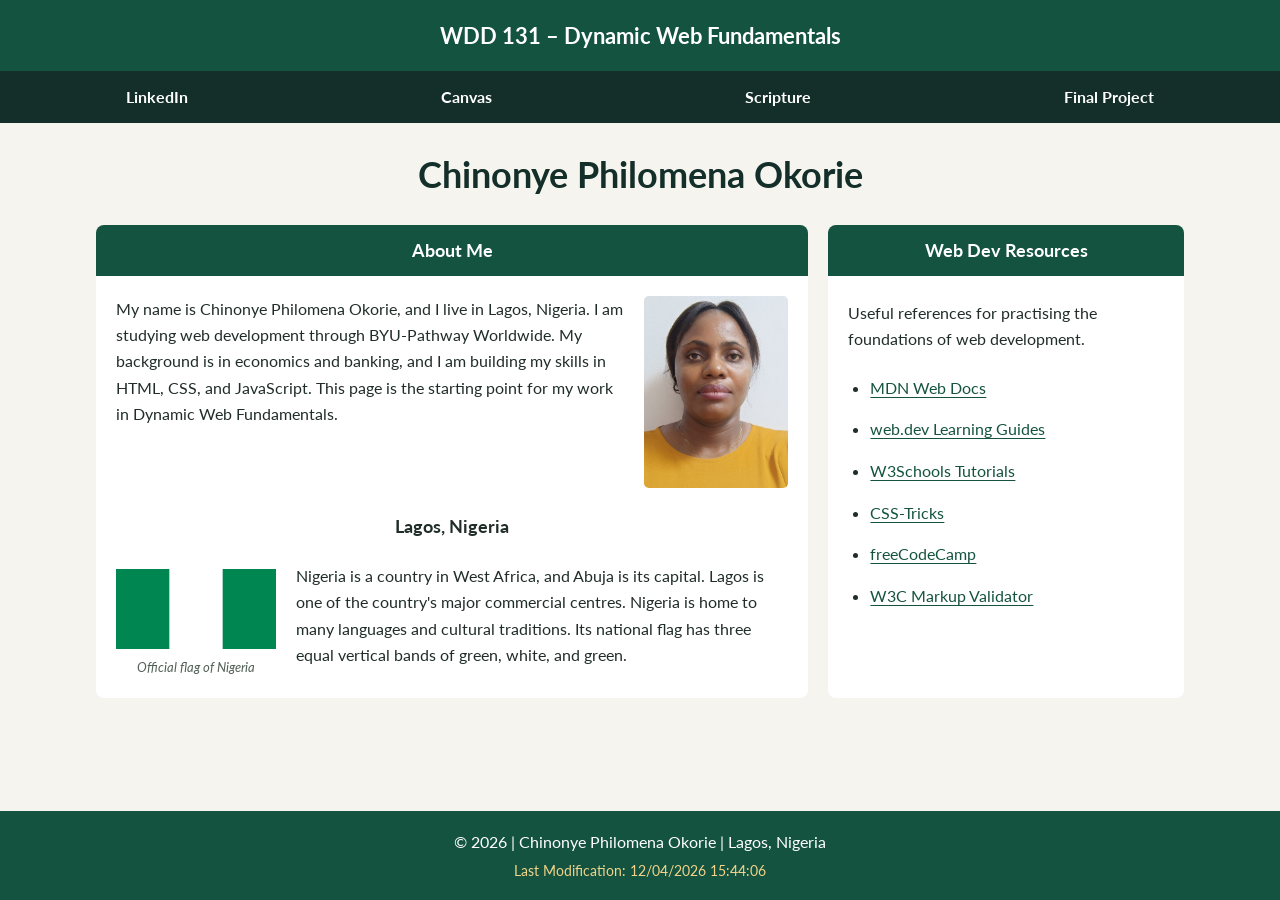
<file: index.html>
<!DOCTYPE html>
<html lang="en">
  <head>
    <meta charset="UTF-8">
    <meta name="viewport" content="width=device-width, initial-scale=1.0">
    <title>WDD 131 – Dynamic Web Fundamentals – Chinonye Philomena Okorie</title>
    <meta name="description" content="Learn about my background, Lagos, Nigeria, and web development resources supporting my studies.">
    <meta name="author" content="Chinonye Philomena Okorie">
    <link rel="icon" href="images/nigeria-flag.svg" type="image/svg+xml">
    <link rel="preconnect" href="https://fonts.googleapis.com">
    <link rel="preconnect" href="https://fonts.gstatic.com" crossorigin>
    <link href="https://fonts.googleapis.com/css2?family=Lato:wght@400;700&amp;display=swap" rel="stylesheet">
    <link rel="stylesheet" href="styles/base.css">
    <script src="scripts/getdates.js" defer></script>
  </head>
  <body>
    <a class="skip-link" href="#main-content">Skip to main content</a>
    <header>
      <span id="course-title">WDD 131 – Dynamic Web Fundamentals</span>
      <nav aria-label="Main navigation">
        <!-- Replace the general LinkedIn address with your profile URL if desired. -->
        <a href="https://www.linkedin.com/">LinkedIn</a>
        <a href="https://byupw.instructure.com/">Canvas</a>
        <a href="https://www.churchofjesuschrist.org/study/scriptures/bofm/1-ne/3?lang=eng&amp;id=p7#p7">Scripture</a>
        <a href="project/">Final Project</a>
      </nav>
    </header>

    <main id="main-content">
      <h1>Chinonye Philomena Okorie</h1>

      <section class="card" aria-labelledby="about-heading">
        <h2 id="about-heading">About Me</h2>
        <div class="card-content">
          <div class="introduction">
            <p>
              My name is Chinonye Philomena Okorie, and I live in Lagos, Nigeria.
              I am studying web development through BYU-Pathway Worldwide.
              My background is in economics and banking, and I am building my
              skills in HTML, CSS, and JavaScript. This page is the starting
              point for my work in Dynamic Web Fundamentals.
            </p>
            <figure class="profile">
              <img src="images/profile.jpg" alt="Portrait of Chinonye Philomena Okorie" width="918" height="1224">
            </figure>
          </div>

          <h3 class="location-heading">Lagos, Nigeria</h3>
          <div class="country">
            <figure class="flag">
              <img src="images/nigeria-flag.svg" alt="Flag of Nigeria with three equal vertical bands of green, white, and green" width="180" height="90">
              <figcaption>Official flag of Nigeria</figcaption>
            </figure>
            <p>
              Nigeria is a country in West Africa, and Abuja is its capital.
              Lagos is one of the country's major commercial centres.
              Nigeria is home to many languages and cultural traditions.
              Its national flag has three equal vertical bands of green,
              white, and green.
            </p>
          </div>
        </div>
      </section>

      <section class="card resources" aria-labelledby="resources-heading">
        <h2 id="resources-heading">Web Dev Resources</h2>
        <div class="card-content">
          <p>Useful references for practising the foundations of web development.</p>
          <ul>
            <li><a href="https://developer.mozilla.org/en-US/docs/Learn_web_development">MDN Web Docs</a></li>
            <li><a href="https://web.dev/learn/">web.dev Learning Guides</a></li>
            <li><a href="https://www.w3schools.com/">W3Schools Tutorials</a></li>
            <li><a href="https://css-tricks.com/">CSS-Tricks</a></li>
            <li><a href="https://www.freecodecamp.org/learn/">freeCodeCamp</a></li>
            <li><a href="https://validator.w3.org/">W3C Markup Validator</a></li>
          </ul>
        </div>
      </section>
    </main>

    <footer>
      <p>&copy; <span id="currentyear"></span> | Chinonye Philomena Okorie | Lagos, Nigeria</p>
      <p id="lastModified"></p>
    </footer>
  </body>
</html>
</file>
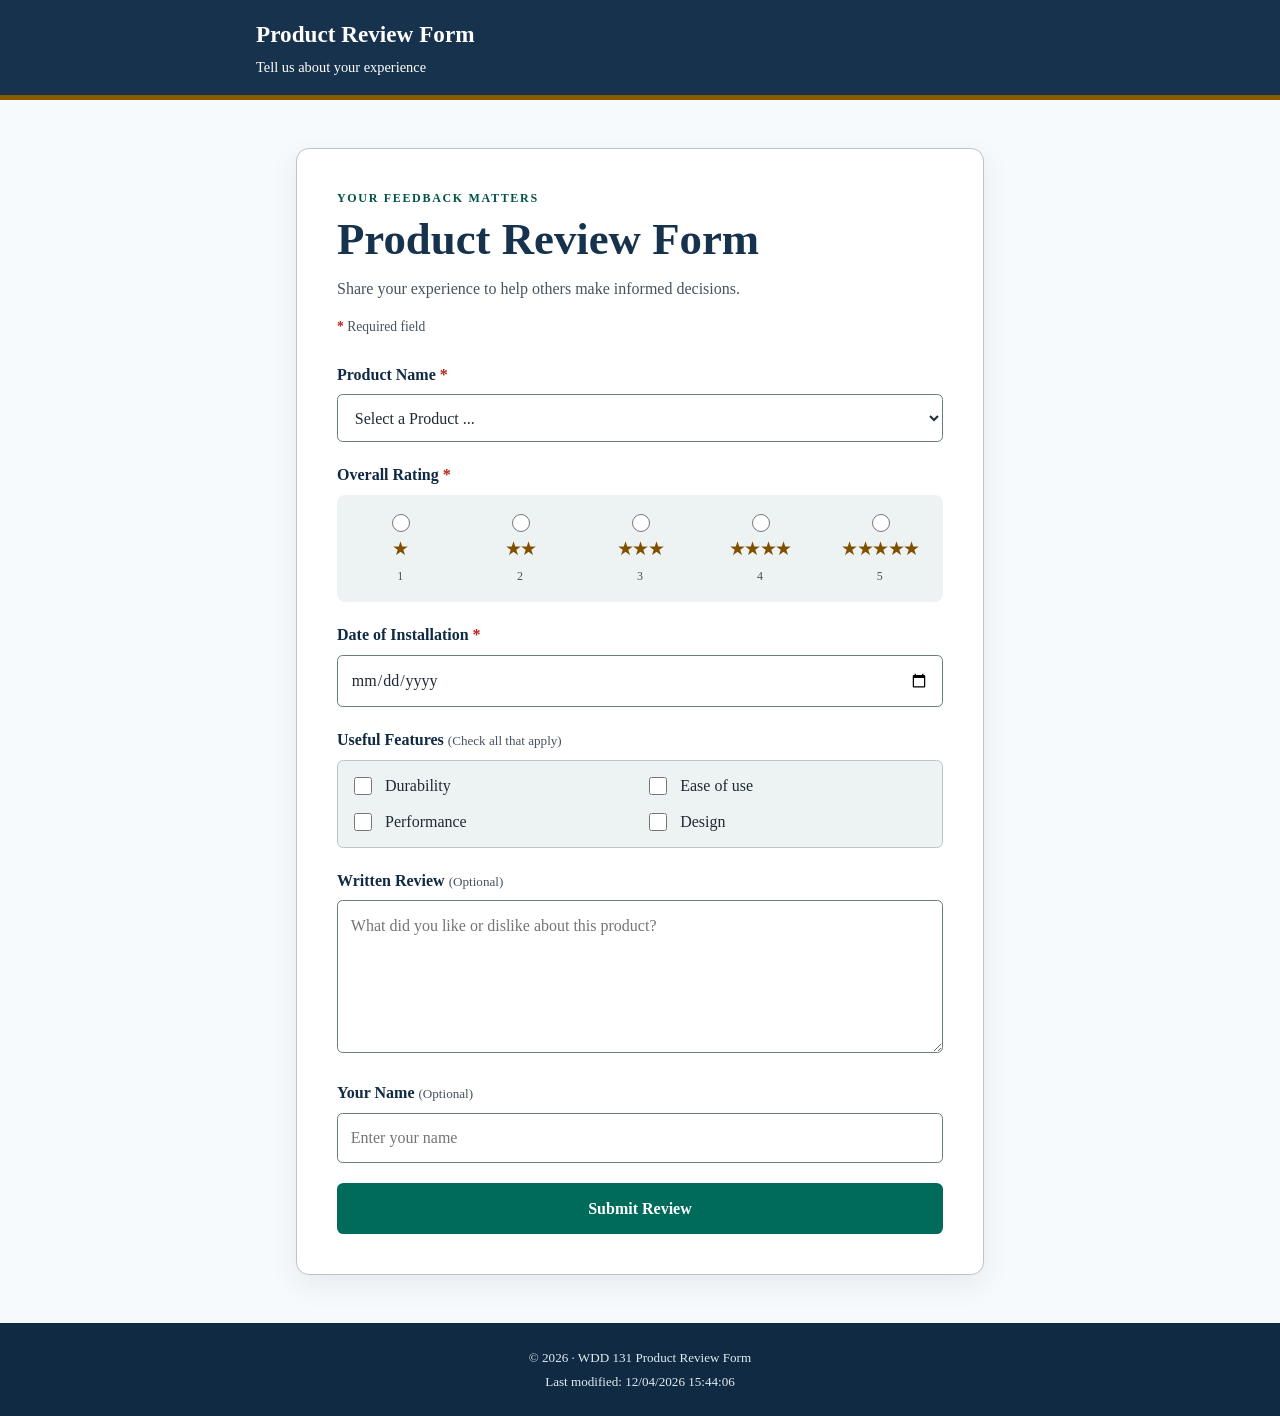
<file: form.html>
<!DOCTYPE html>
<html lang="en">
<head>
  <meta charset="UTF-8">
  <meta name="viewport" content="width=device-width, initial-scale=1.0">
  <title>Product Review Form | WDD 131 - Chinonye Philomena Okorie</title>
  <meta name="description" content="Submit a detailed product review by selecting an item, rating its overall performance, recording the installation date, and sharing key features.">
  <meta name="author" content="Chinonye Philomena Okorie">
  <link rel="preconnect" href="https://fonts.googleapis.com">
  <link rel="preconnect" href="https://fonts.gstatic.com" crossorigin>
  <link href="https://fonts.googleapis.com/css2?family=DM+Sans:wght@400;500;600;700&family=Playfair+Display:wght@600;700&display=swap" rel="stylesheet">
  <link rel="stylesheet" href="styles/form.css">
  <script src="scripts/form.js" defer></script>
</head>
<body>
  <header class="site-header">
    <a class="brand" href="form.html">Product Review Form</a>
    <p>Tell us about your experience</p>
  </header>

  <main>
    <section class="form-card" aria-labelledby="page-title">
      <div class="intro">
        <p class="eyebrow">YOUR FEEDBACK MATTERS</p>
        <h1 id="page-title">Product Review Form</h1>
        <p>Share your experience to help others make informed decisions.</p>
        <p class="required-note"><span aria-hidden="true">*</span> Required field</p>
      </div>

      <form method="get" action="review.html">
        <div class="form-field">
          <label for="product">Product Name <span class="required" aria-hidden="true">*</span></label>
          <select id="product" name="product" required>
            <option value="" disabled selected>Select a Product ...</option>
          </select>
        </div>

        <fieldset class="form-field">
          <legend>Overall Rating <span class="required" aria-hidden="true">*</span></legend>
          <div class="rating-options">
            <label class="rating-choice" for="rating-1">
              <input type="radio" id="rating-1" name="rating" value="1" required>
              <span class="stars" aria-hidden="true">★</span><span class="rating-number">1</span>
            </label>
            <label class="rating-choice" for="rating-2">
              <input type="radio" id="rating-2" name="rating" value="2" required>
              <span class="stars" aria-hidden="true">★★</span><span class="rating-number">2</span>
            </label>
            <label class="rating-choice" for="rating-3">
              <input type="radio" id="rating-3" name="rating" value="3" required>
              <span class="stars" aria-hidden="true">★★★</span><span class="rating-number">3</span>
            </label>
            <label class="rating-choice" for="rating-4">
              <input type="radio" id="rating-4" name="rating" value="4" required>
              <span class="stars" aria-hidden="true">★★★★</span><span class="rating-number">4</span>
            </label>
            <label class="rating-choice" for="rating-5">
              <input type="radio" id="rating-5" name="rating" value="5" required>
              <span class="stars" aria-hidden="true">★★★★★</span><span class="rating-number">5</span>
            </label>
          </div>
        </fieldset>

        <div class="form-field">
          <label for="install-date">Date of Installation <span class="required" aria-hidden="true">*</span></label>
          <input type="date" id="install-date" name="install-date" required>
        </div>

        <fieldset class="form-field">
          <legend>Useful Features <span class="optional">(Check all that apply)</span></legend>
          <div class="checkbox-list">
            <label for="durability"><input type="checkbox" id="durability" name="features" value="Durability"> Durability</label>
            <label for="ease-of-use"><input type="checkbox" id="ease-of-use" name="features" value="Ease of use"> Ease of use</label>
            <label for="performance"><input type="checkbox" id="performance" name="features" value="Performance"> Performance</label>
            <label for="design"><input type="checkbox" id="design" name="features" value="Design"> Design</label>
          </div>
        </fieldset>

        <div class="form-field">
          <label for="written-review">Written Review <span class="optional">(Optional)</span></label>
          <textarea id="written-review" name="written-review" rows="5" placeholder="What did you like or dislike about this product?"></textarea>
        </div>

        <div class="form-field">
          <label for="user-name">Your Name <span class="optional">(Optional)</span></label>
          <input type="text" id="user-name" name="user-name" autocomplete="name" placeholder="Enter your name">
        </div>

        <input class="submit-button" type="submit" value="Submit Review">
      </form>
    </section>
  </main>

  <footer class="site-footer">
    <p>© <span id="current-year"></span> · WDD 131 Product Review Form</p>
    <p>Last modified: <span id="last-modified"></span></p>
  </footer>
</body>
</html>
</file>
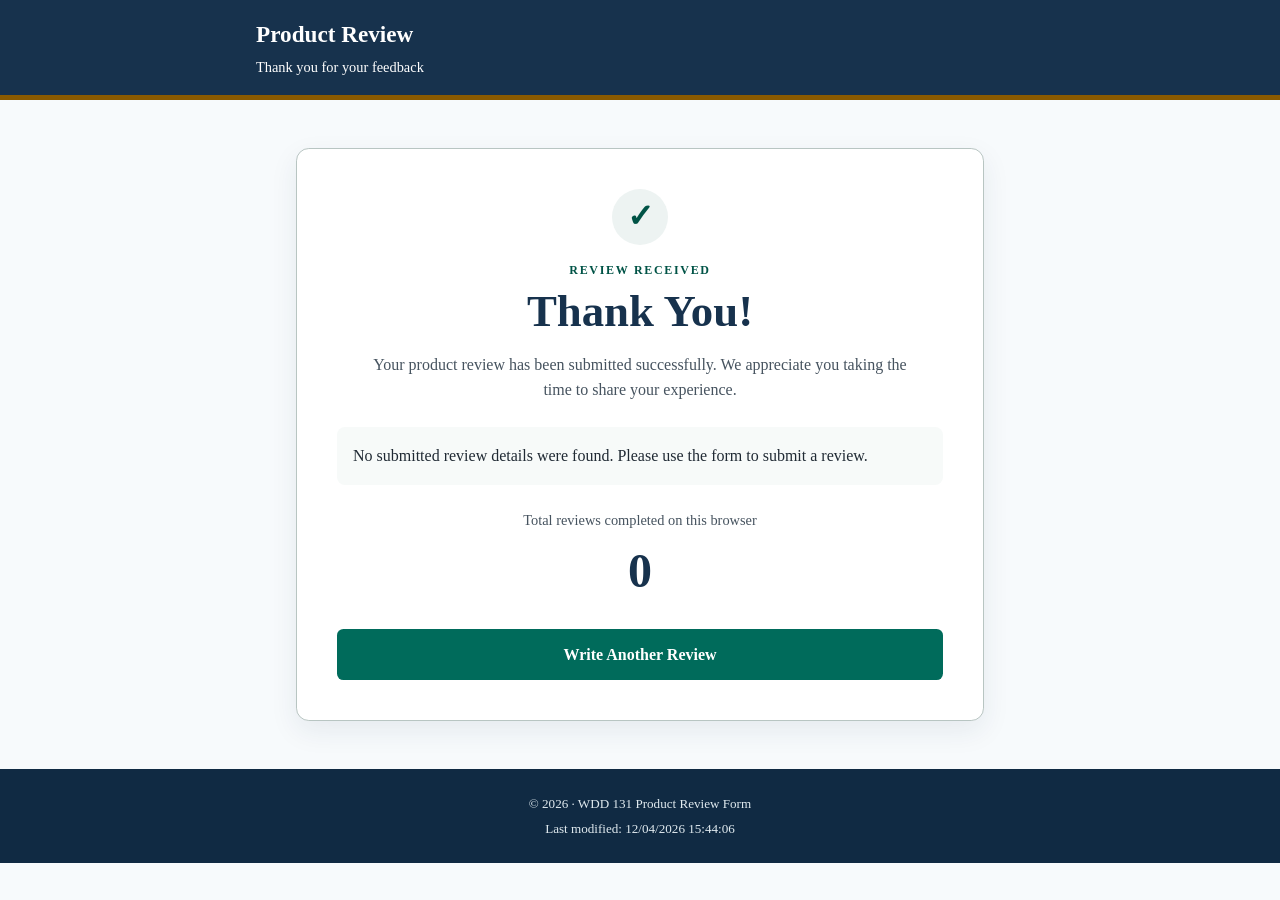
<file: review.html>
<!DOCTYPE html>
<html lang="en">
<head>
  <meta charset="UTF-8">
  <meta name="viewport" content="width=device-width, initial-scale=1.0">
  <meta name="description" content="Thank you for submitting your product review.">
  <meta name="author" content="Chinonye Philomena Okorie">
  <title>Review Submitted | WDD 131</title>
  <link rel="preconnect" href="https://fonts.googleapis.com">
  <link rel="preconnect" href="https://fonts.gstatic.com" crossorigin>
  <link href="https://fonts.googleapis.com/css2?family=DM+Sans:wght@400;500;600;700&family=Playfair+Display:wght@600;700&display=swap" rel="stylesheet">
  <link rel="stylesheet" href="styles/form.css">
  <script src="scripts/review.js" defer></script>
</head>
<body>
  <header class="site-header">
    <a class="brand" href="form.html">Product Review</a>
    <p>Thank you for your feedback</p>
  </header>

  <main>
    <section class="confirmation-card" aria-labelledby="page-title">
      <div class="success-icon" aria-hidden="true">✓</div>
      <p class="eyebrow">REVIEW RECEIVED</p>
      <h1 id="page-title">Thank You!</h1>
      <p class="confirmation-message">Your product review has been submitted successfully. We appreciate you taking the time to share your experience.</p>
      <div class="review-summary" id="review-summary" aria-live="polite"></div>
      <p class="counter-label">Total reviews completed on this browser</p>
      <p class="review-count" id="review-count" aria-live="polite">0</p>
      <a class="submit-button return-link" href="form.html">Write Another Review</a>
    </section>
  </main>

  <footer class="site-footer">
    <p>© <span id="current-year"></span> · WDD 131 Product Review Form</p>
    <p>Last modified: <span id="last-modified"></span></p>
  </footer>
</body>
</html>
</file>
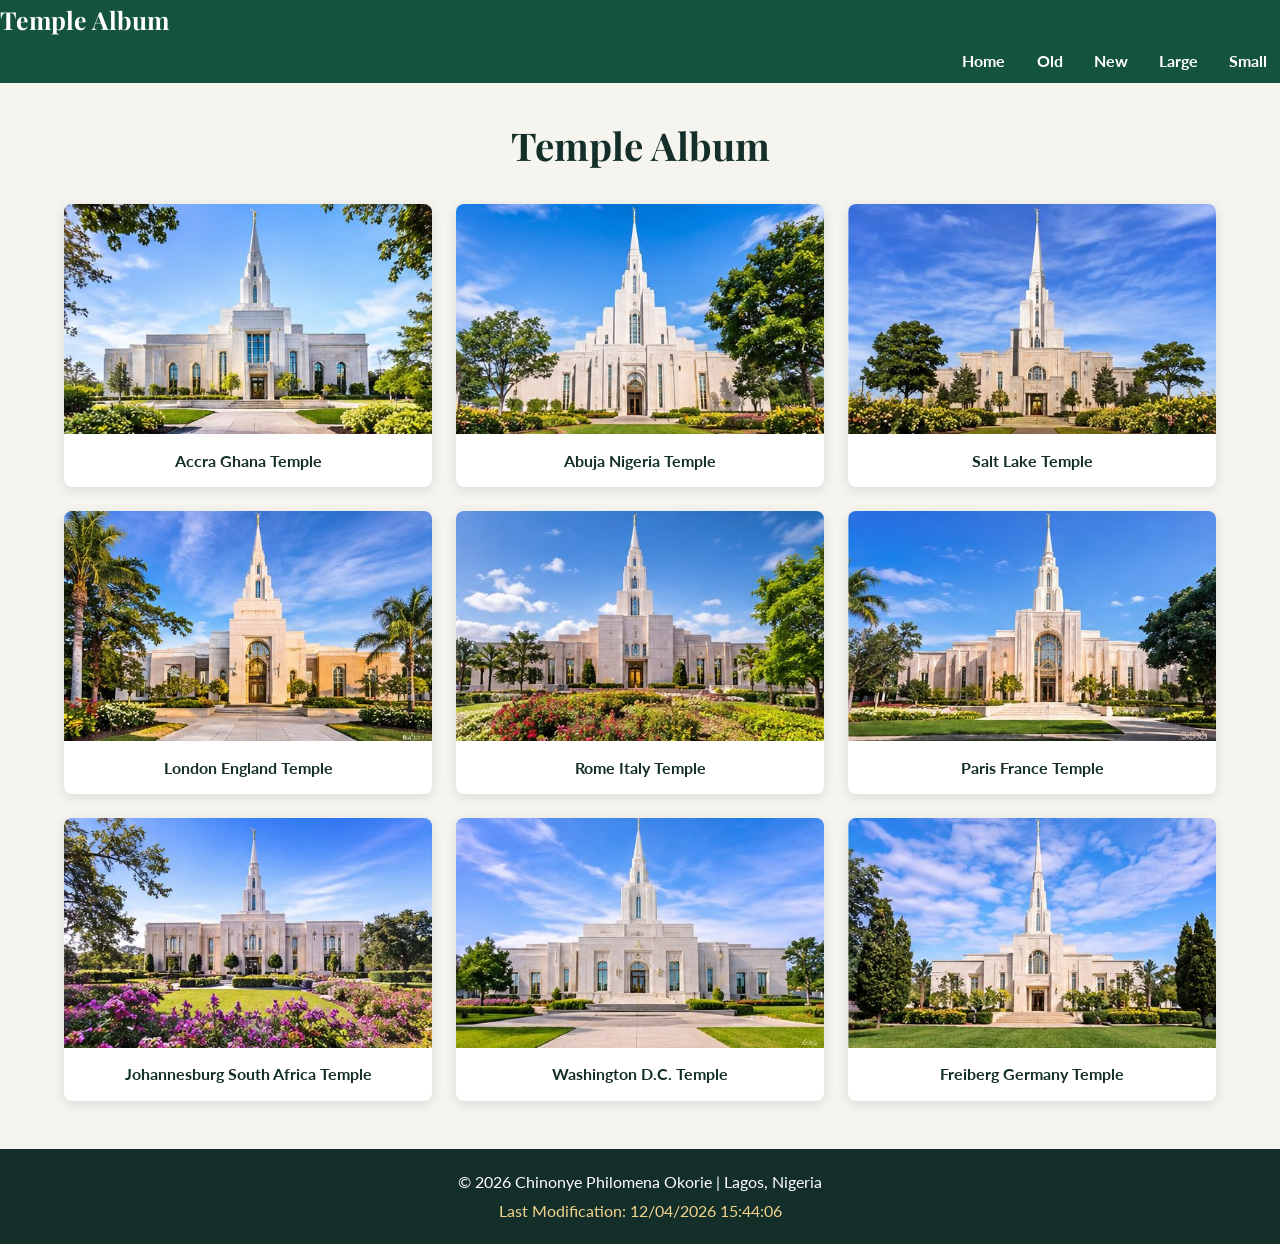
<file: temples.html>
<!DOCTYPE html>
<html lang="en">
<head>
    <meta charset="UTF-8">
    <meta name="viewport" content="width=device-width, initial-scale=1.0">

    <meta name="description" content="Explore beautiful temples from around the world in this responsive Temple Album project, featuring temple photographs and information.">

    <meta name="author" content="Chinonye Philomena Okorie">

    <title>Temple Album | WDD 131</title>

    <!-- Google Fonts preconnect -->
    <link rel="preconnect" href="https://fonts.googleapis.com">
    <link rel="preconnect" href="https://fonts.gstatic.com" crossorigin>

    <!-- Google Fonts -->
    <link href="https://fonts.googleapis.com/css2?family=Lato:wght@400;700&family=Playfair+Display:wght@600;700&display=swap" rel="stylesheet">

    <!-- CSS files -->
    <link rel="stylesheet" href="styles/temples.css">
    <link rel="stylesheet" href="styles/temples-large.css">

    <!-- JavaScript -->
    <script src="scripts/temples.js" defer></script>
</head>

<body>

    <header>
        <div class="header-content">
            <span class="site-title">Temple Album</span>

            <button class="menu-button" id="menu-button" aria-label="Open navigation menu" aria-expanded="false">
                ☰
            </button>

            <nav class="navigation" id="navigation">
                <a href="index.html">Home</a>
                <a href="#">Old</a>
                <a href="#">New</a>
                <a href="#">Large</a>
                <a href="#">Small</a>
            </nav>
        </div>
    </header>

    <main>
        <h1>Temple Album</h1>

        <div class="temple-grid">

            <figure>
                <img src="images/temple1.jpg" alt="Beautiful temple exterior" loading="lazy">
                <figcaption>Accra Ghana Temple</figcaption>
            </figure>

            <figure>
                <img src="images/temple2.jpg" alt="Temple surrounded by gardens" loading="lazy">
                <figcaption>Abuja Nigeria Temple</figcaption>
            </figure>

            <figure>
                <img src="images/temple3.jpg" alt="Temple building and grounds" loading="lazy">
                <figcaption>Salt Lake Temple</figcaption>
            </figure>

            <figure>
                <img src="images/temple4.jpg" alt="Temple with beautiful architecture" loading="lazy">
                <figcaption>London England Temple</figcaption>
            </figure>

            <figure>
                <img src="images/temple5.jpg" alt="Temple exterior and landscape" loading="lazy">
                <figcaption>Rome Italy Temple</figcaption>
            </figure>

            <figure>
                <img src="images/temple6.jpg" alt="Temple surrounded by trees" loading="lazy">
                <figcaption>Paris France Temple</figcaption>
            </figure>

            <figure>
                <img src="images/temple7.jpg" alt="Temple with landscaped surroundings" loading="lazy">
                <figcaption>Johannesburg South Africa Temple</figcaption>
            </figure>

            <figure>
                <img src="images/temple8.jpg" alt="Temple with elegant architectural design" loading="lazy">
                <figcaption>Washington D.C. Temple</figcaption>
            </figure>

            <figure>
                <img src="images/temple9.jpg" alt="Temple exterior in a landscaped setting" loading="lazy">
                <figcaption>Freiberg Germany Temple</figcaption>
            </figure>

        </div>
    </main>

    <footer>
        <p>&copy; <span id="currentyear"></span> Chinonye Philomena Okorie | Lagos, Nigeria</p>
        <p id="lastModified"></p>
    </footer>

</body>
</html>
</file>
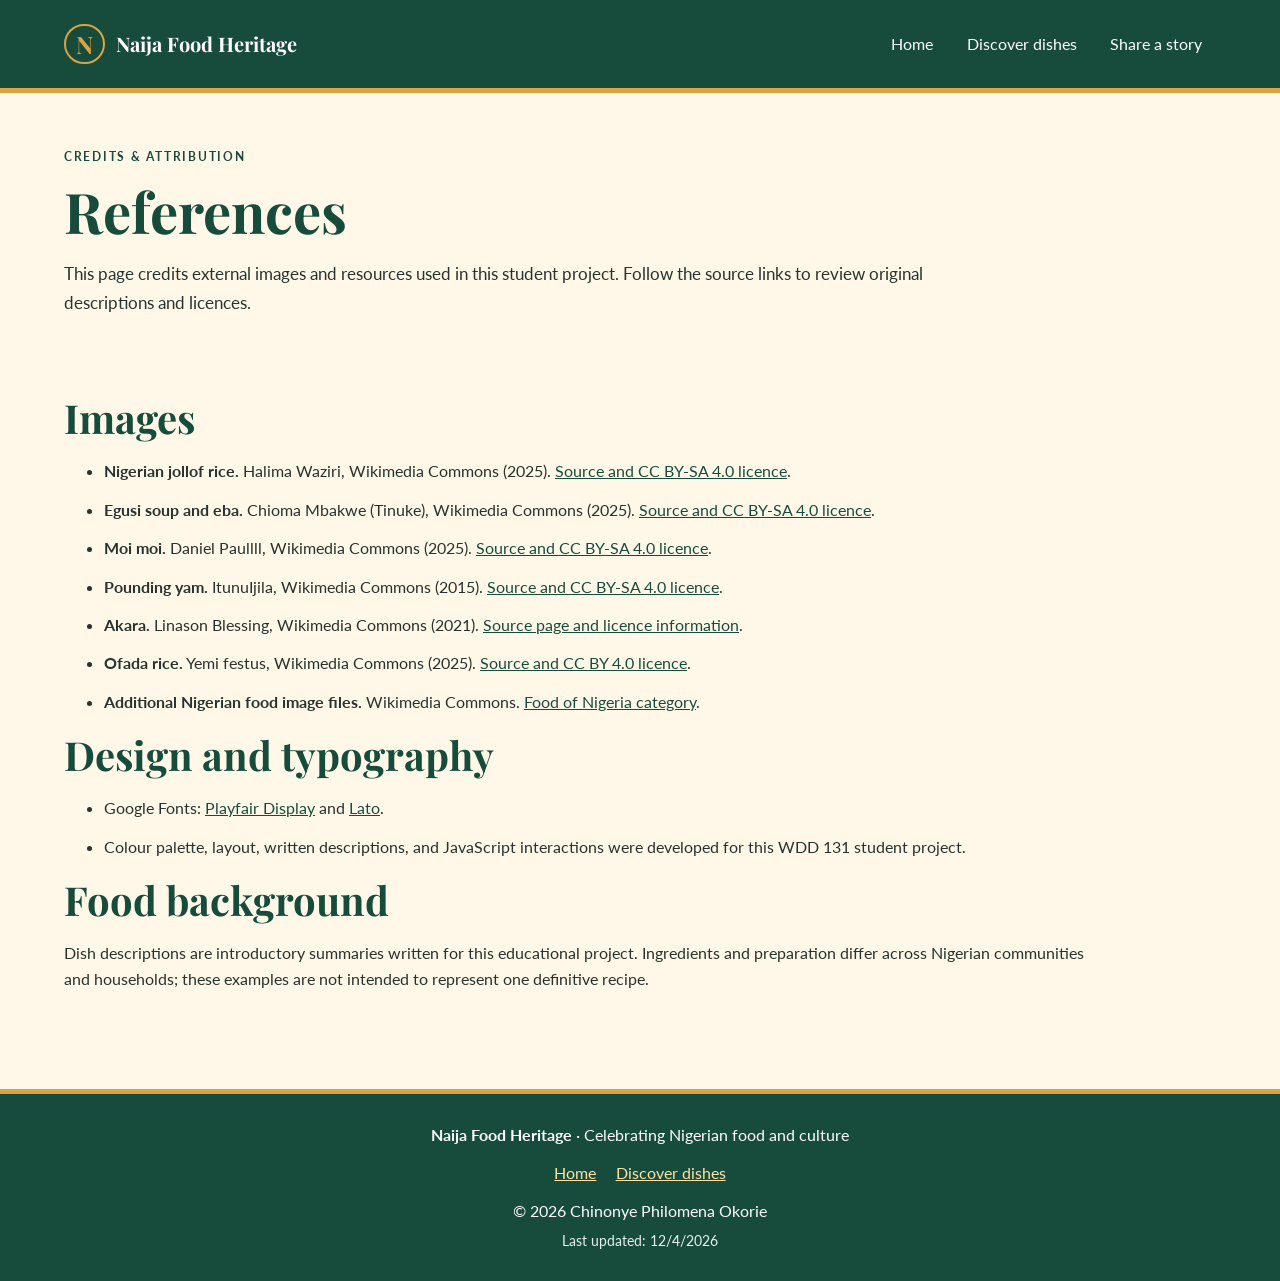
<file: project/references.html>
<!DOCTYPE html>
<html lang="en"><head><meta charset="UTF-8"><meta name="viewport" content="width=device-width, initial-scale=1.0"><meta name="description" content="Image, design, and background information credits for the Naija Food Heritage student website project."><meta name="author" content="Chinonye Philomena Okorie"><title>References | Naija Food Heritage</title><link rel="preconnect" href="https://fonts.googleapis.com"><link rel="preconnect" href="https://fonts.gstatic.com" crossorigin><link href="https://fonts.googleapis.com/css2?family=Lato:wght@400;700&family=Playfair+Display:wght@600;700&display=swap" rel="stylesheet"><link rel="stylesheet" href="styles/project.css"><script src="scripts/project.js" defer></script></head>
<body><a class="skip-link" href="#main">Skip to content</a><header class="site-header"><div class="header-inner"><a class="brand" href="index.html"><span class="brand-mark" aria-hidden="true">N</span>Naija Food Heritage</a><button class="menu-toggle" type="button" aria-expanded="false" aria-controls="primary-nav">Menu</button><nav id="primary-nav" class="primary-nav" aria-label="Main navigation"><a href="index.html">Home</a><a href="dishes.html">Discover dishes</a><a href="stories.html">Share a story</a></nav></div></header>
<main id="main"><section class="page-intro"><p class="eyebrow">CREDITS & ATTRIBUTION</p><h1>References</h1><p>This page credits external images and resources used in this student project. Follow the source links to review original descriptions and licences.</p></section><section class="section-block references-content"><h2>Images</h2><ul class="reference-list"><li><strong>Nigerian jollof rice.</strong> Halima Waziri, Wikimedia Commons (2025). <a href="https://commons.wikimedia.org/wiki/File:Nigerian_jollof_rice.jpg" target="_blank" rel="noopener noreferrer">Source and CC BY-SA 4.0 licence</a>.</li><li><strong>Egusi soup and eba.</strong> Chioma Mbakwe (Tinuke), Wikimedia Commons (2025). <a href="https://commons.wikimedia.org/wiki/File:Egusi_soup_and_Eba.jpg" target="_blank" rel="noopener noreferrer">Source and CC BY-SA 4.0 licence</a>.</li><li><strong>Moi moi.</strong> Daniel Paullll, Wikimedia Commons (2025). <a href="https://commons.wikimedia.org/wiki/File:Moi_moi.jpg" target="_blank" rel="noopener noreferrer">Source and CC BY-SA 4.0 licence</a>.</li><li><strong>Pounding yam.</strong> ItunuIjila, Wikimedia Commons (2015). <a href="https://commons.wikimedia.org/wiki/File:Pounding_yam.jpg" target="_blank" rel="noopener noreferrer">Source and CC BY-SA 4.0 licence</a>.</li><li><strong>Akara.</strong> Linason Blessing, Wikimedia Commons (2021). <a href="https://commons.wikimedia.org/wiki/File:AKARA.jpg" target="_blank" rel="noopener noreferrer">Source page and licence information</a>.</li><li><strong>Ofada rice.</strong> Yemi festus, Wikimedia Commons (2025). <a href="https://commons.wikimedia.org/wiki/File:Ofada_rice.jpg" target="_blank" rel="noopener noreferrer">Source and CC BY 4.0 licence</a>.</li><li><strong>Additional Nigerian food image files.</strong> Wikimedia Commons. <a href="https://commons.wikimedia.org/wiki/Category:Food_of_Nigeria" target="_blank" rel="noopener noreferrer">Food of Nigeria category</a>.</li></ul><h2>Design and typography</h2><ul class="reference-list"><li>Google Fonts: <a href="https://fonts.google.com/specimen/Playfair+Display" target="_blank" rel="noopener noreferrer">Playfair Display</a> and <a href="https://fonts.google.com/specimen/Lato" target="_blank" rel="noopener noreferrer">Lato</a>.</li><li>Colour palette, layout, written descriptions, and JavaScript interactions were developed for this WDD 131 student project.</li></ul><h2>Food background</h2><p>Dish descriptions are introductory summaries written for this educational project. Ingredients and preparation differ across Nigerian communities and households; these examples are not intended to represent one definitive recipe.</p></section></main>
<footer class="site-footer"><div class="footer-inner"><p><strong>Naija Food Heritage</strong> · Celebrating Nigerian food and culture</p><nav aria-label="Footer navigation"><a href="index.html">Home</a><a href="dishes.html">Discover dishes</a></nav><p>© <span id="current-year"></span> Chinonye Philomena Okorie</p><p class="modified">Last updated: <span id="last-modified"></span></p></div></footer></body></html>
</file>
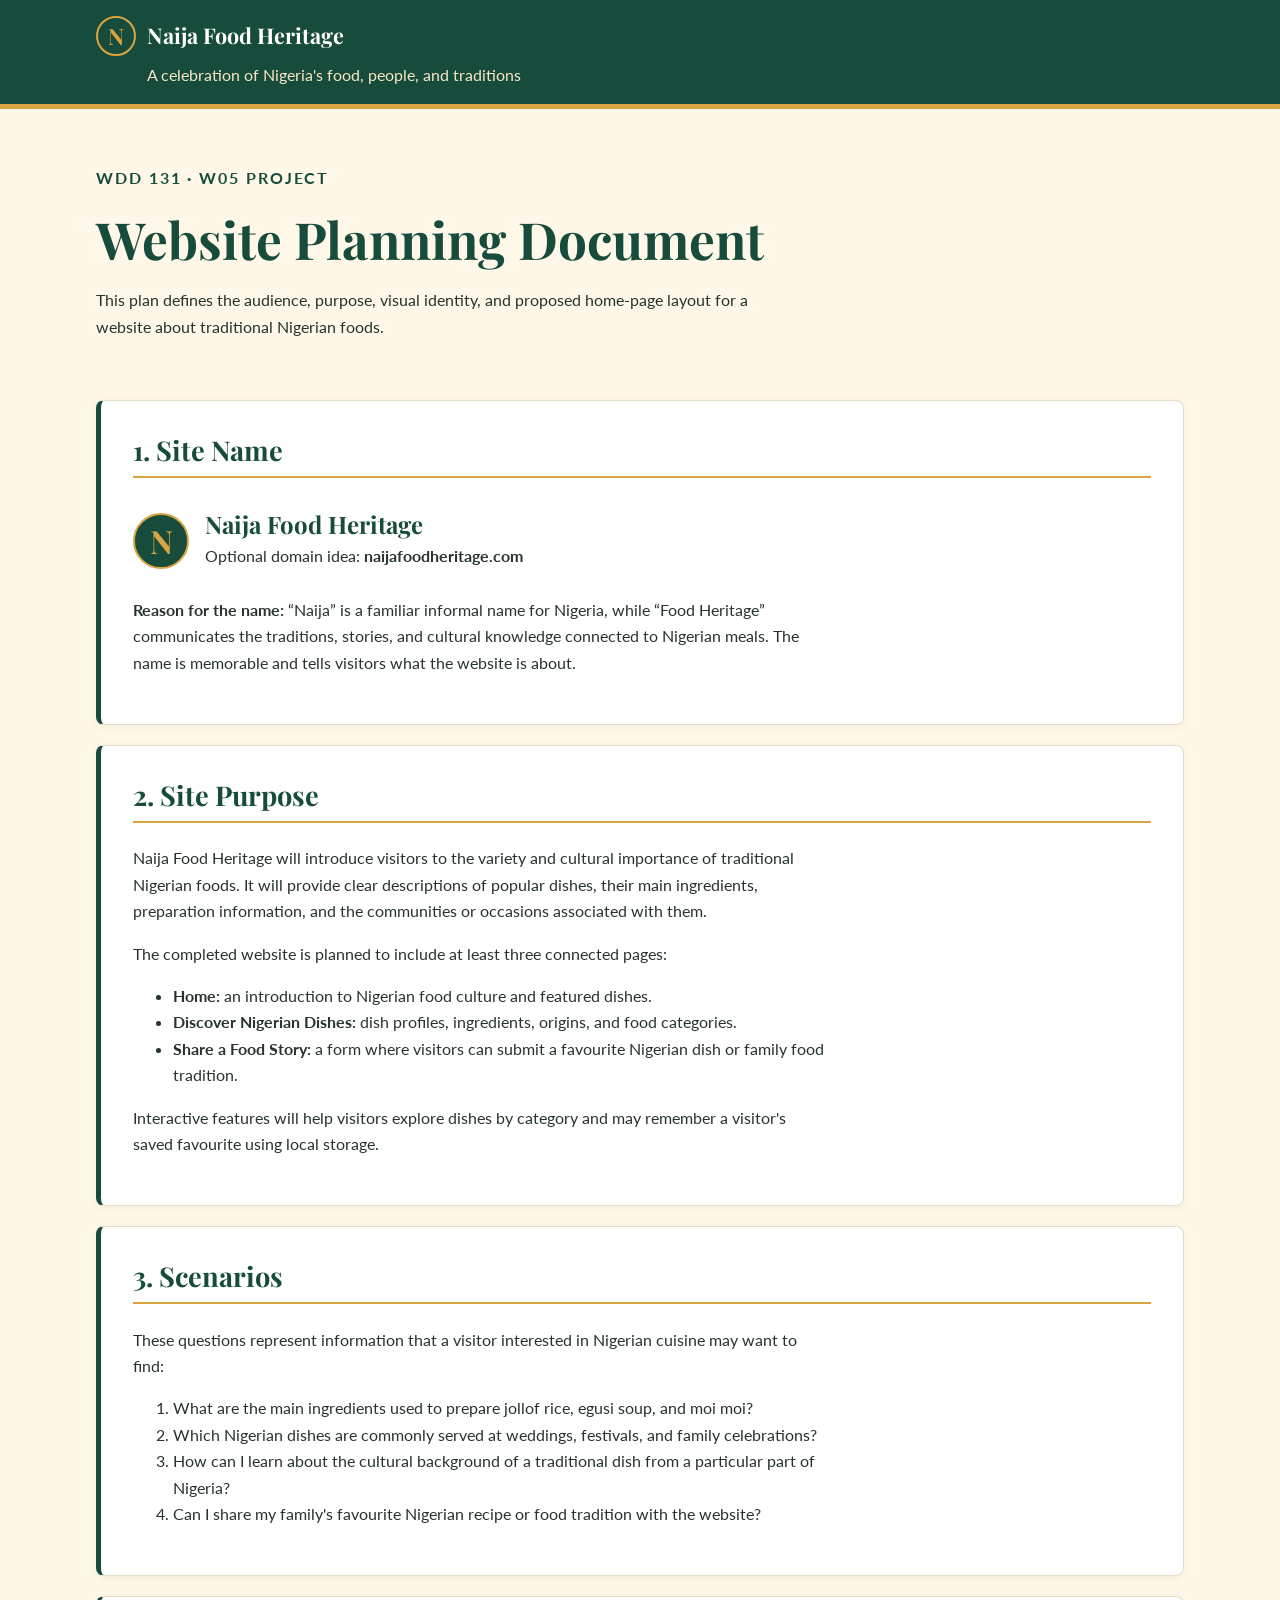
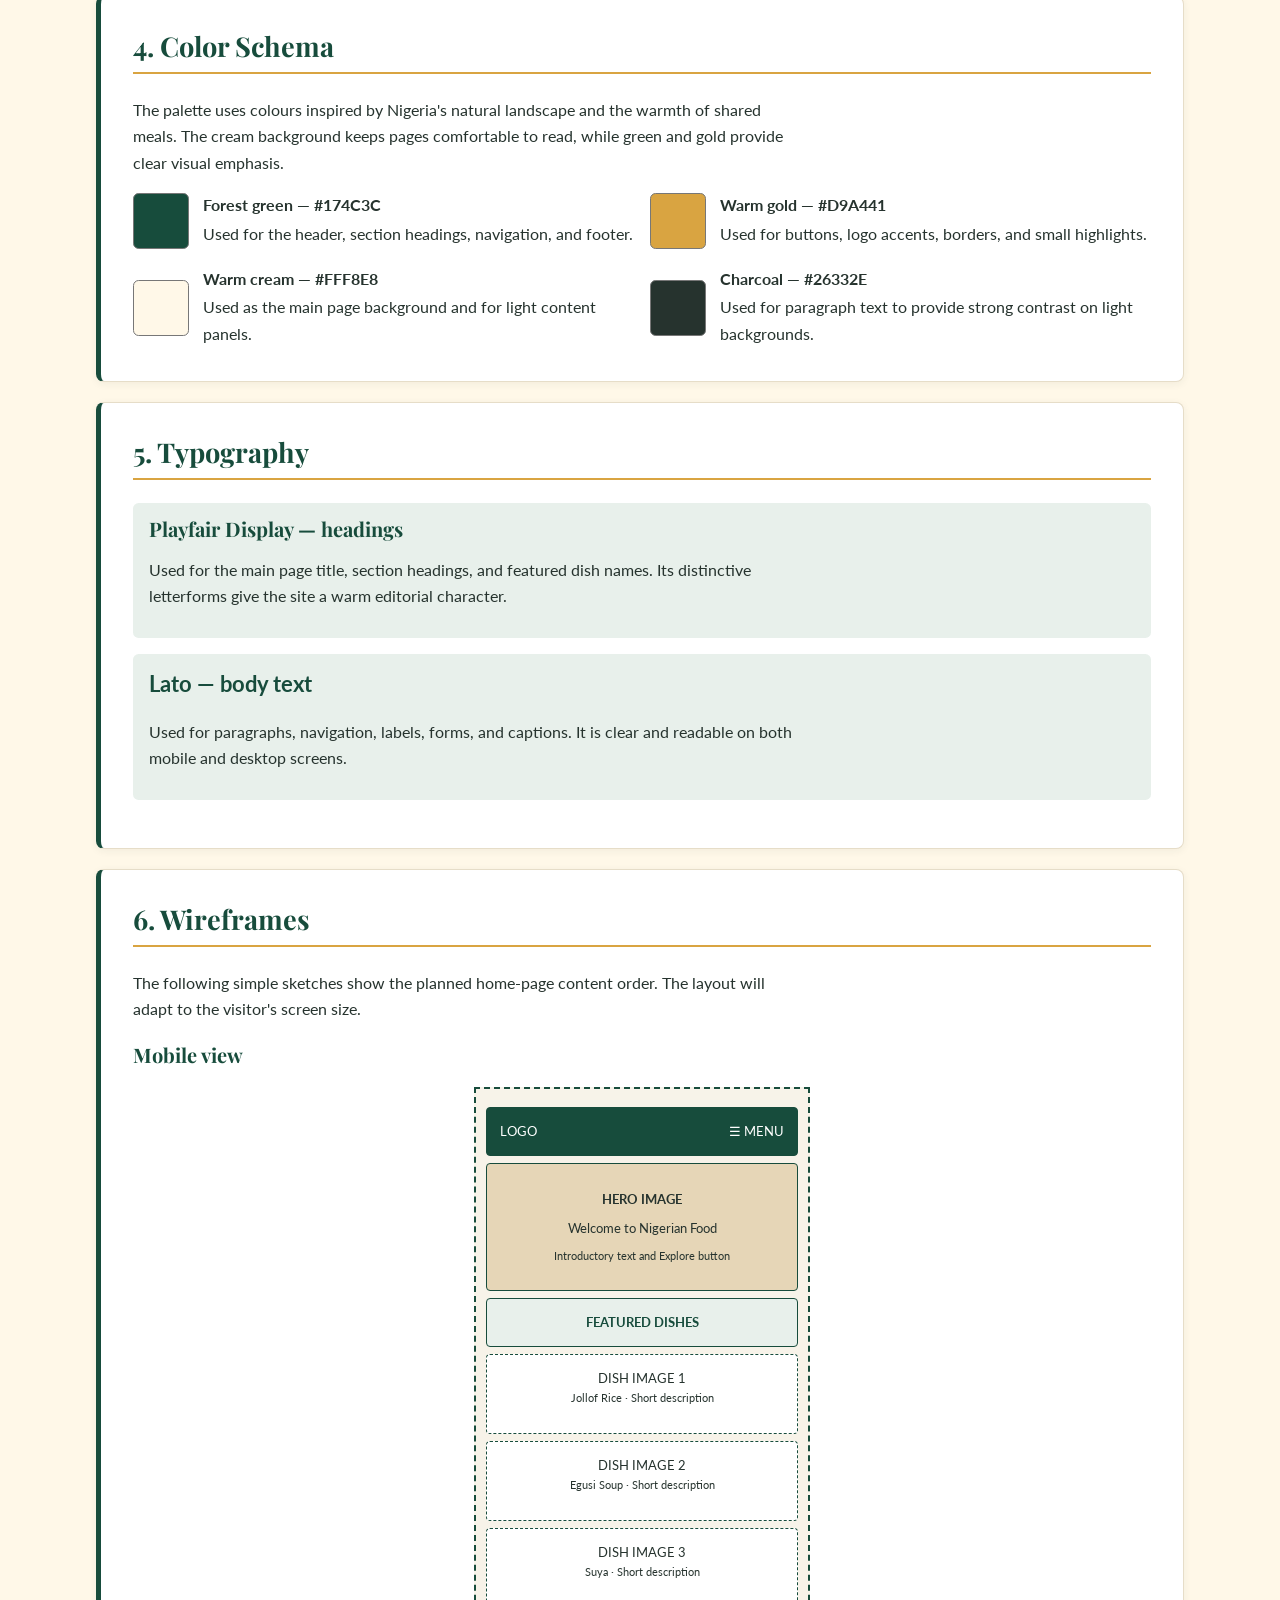
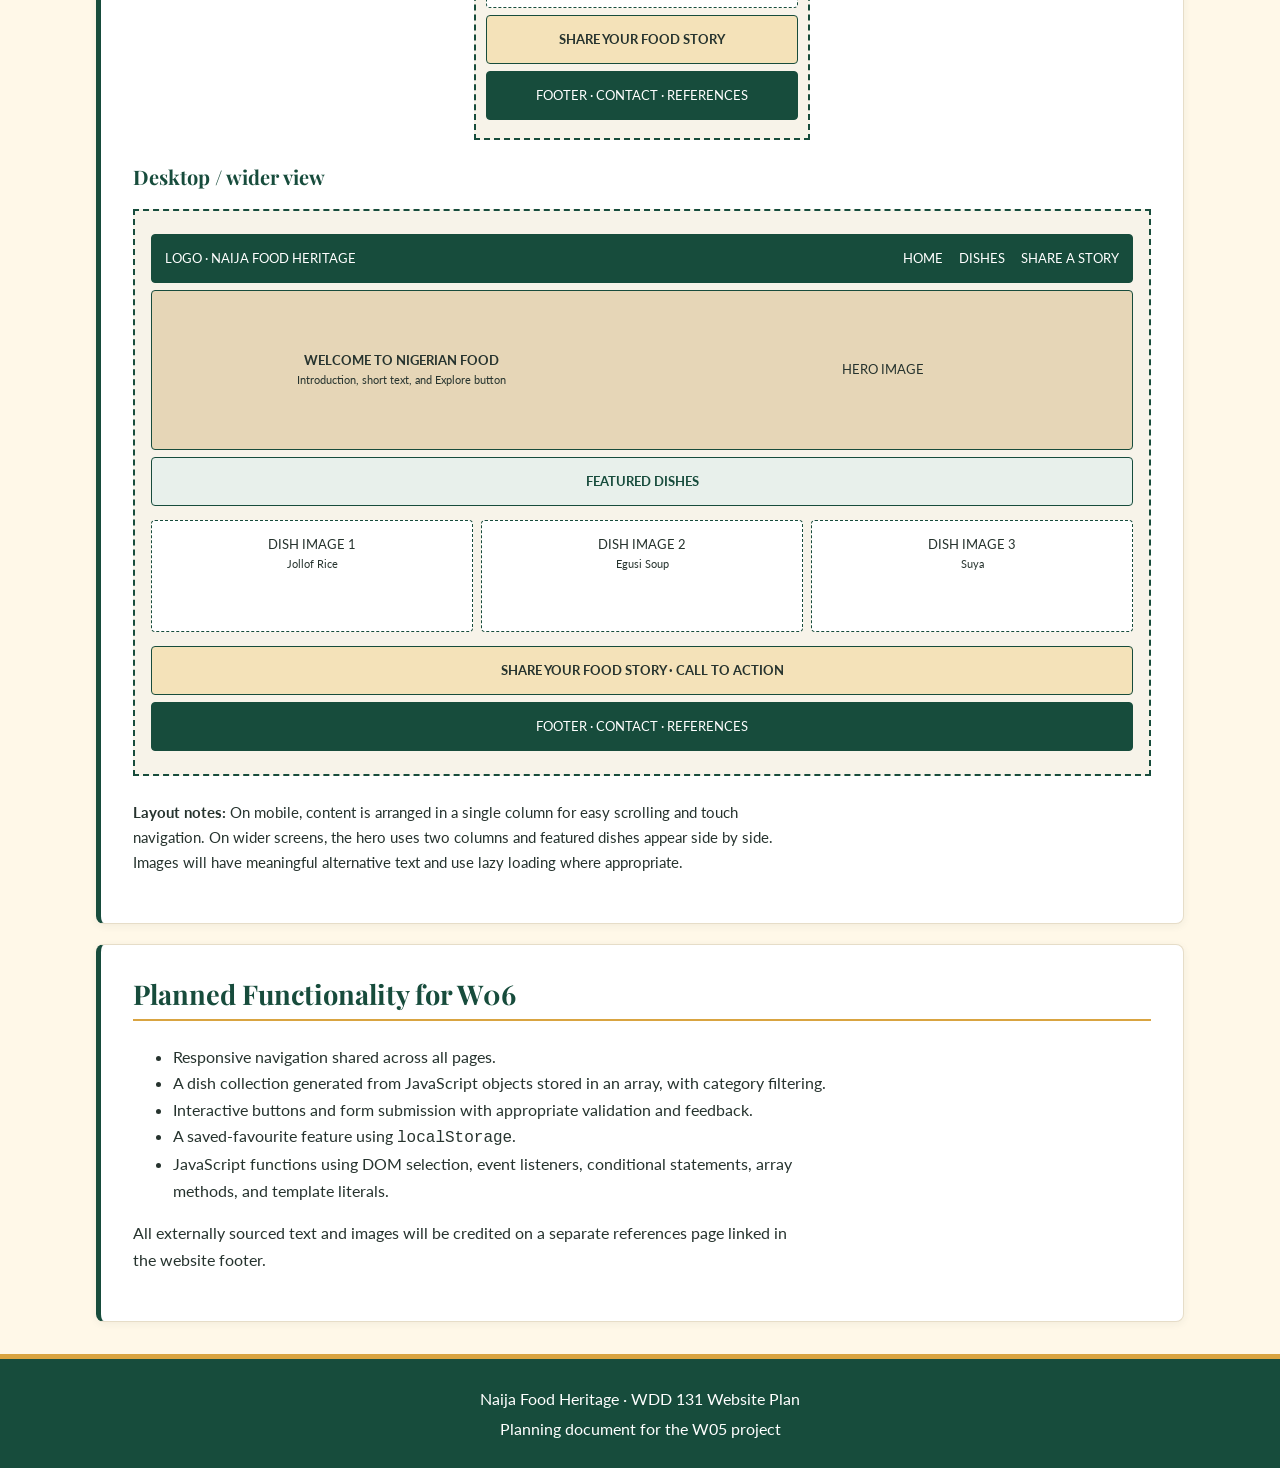
<file: project/siteplan.html>
<!DOCTYPE html>
<html lang="en">
<head>
  <meta charset="UTF-8">
  <meta name="viewport" content="width=device-width, initial-scale=1.0">
  <meta name="description" content="Website plan for Naija Food Heritage, a guide to traditional Nigerian foods, ingredients, and food culture.">
  <meta name="author" content="Chinonye Philomena Okorie">
  <title>Naija Food Heritage | WDD 131 Site Plan</title>
  <link rel="preconnect" href="https://fonts.googleapis.com">
  <link rel="preconnect" href="https://fonts.gstatic.com" crossorigin>
  <link href="https://fonts.googleapis.com/css2?family=Lato:wght@400;700&family=Playfair+Display:wght@600;700&display=swap" rel="stylesheet">
  <link rel="stylesheet" href="styles/siteplan.css">
</head>
<body>
  <header class="site-header">
    <a class="brand" href="siteplan.html" aria-label="Naija Food Heritage website plan home">
      <span class="brand-mark" aria-hidden="true">N</span>
      <span>Naija Food Heritage</span>
    </a>
    <p class="tagline">A celebration of Nigeria's food, people, and traditions</p>
  </header>

  <main>
    <section class="intro" aria-labelledby="document-title">
      <p class="eyebrow">WDD 131 · W05 PROJECT</p>
      <h1 id="document-title">Website Planning Document</h1>
      <p>This plan defines the audience, purpose, visual identity, and proposed home-page layout for a website about traditional Nigerian foods.</p>
    </section>

    <section class="plan-section" id="site-name">
      <h2>1. Site Name</h2>
      <div class="name-display">
        <span class="name-logo" aria-hidden="true">N</span>
        <div>
          <h3>Naija Food Heritage</h3>
          <p class="domain">Optional domain idea: <strong>naijafoodheritage.com</strong></p>
        </div>
      </div>
      <p><strong>Reason for the name:</strong> “Naija” is a familiar informal name for Nigeria, while “Food Heritage” communicates the traditions, stories, and cultural knowledge connected to Nigerian meals. The name is memorable and tells visitors what the website is about.</p>
    </section>

    <section class="plan-section" id="site-purpose">
      <h2>2. Site Purpose</h2>
      <p>Naija Food Heritage will introduce visitors to the variety and cultural importance of traditional Nigerian foods. It will provide clear descriptions of popular dishes, their main ingredients, preparation information, and the communities or occasions associated with them.</p>
      <p>The completed website is planned to include at least three connected pages:</p>
      <ul>
        <li><strong>Home:</strong> an introduction to Nigerian food culture and featured dishes.</li>
        <li><strong>Discover Nigerian Dishes:</strong> dish profiles, ingredients, origins, and food categories.</li>
        <li><strong>Share a Food Story:</strong> a form where visitors can submit a favourite Nigerian dish or family food tradition.</li>
      </ul>
      <p>Interactive features will help visitors explore dishes by category and may remember a visitor's saved favourite using local storage.</p>
    </section>

    <section class="plan-section" id="scenarios">
      <h2>3. Scenarios</h2>
      <p>These questions represent information that a visitor interested in Nigerian cuisine may want to find:</p>
      <ol>
        <li>What are the main ingredients used to prepare jollof rice, egusi soup, and moi moi?</li>
        <li>Which Nigerian dishes are commonly served at weddings, festivals, and family celebrations?</li>
        <li>How can I learn about the cultural background of a traditional dish from a particular part of Nigeria?</li>
        <li>Can I share my family's favourite Nigerian recipe or food tradition with the website?</li>
      </ol>
    </section>

    <section class="plan-section" id="color-schema">
      <h2>4. Color Schema</h2>
      <p>The palette uses colours inspired by Nigeria's natural landscape and the warmth of shared meals. The cream background keeps pages comfortable to read, while green and gold provide clear visual emphasis.</p>
      <div class="color-list">
        <div class="color-item">
          <span class="swatch forest" aria-hidden="true"></span>
          <div><strong>Forest green — #174C3C</strong><p>Used for the header, section headings, navigation, and footer.</p></div>
        </div>
        <div class="color-item">
          <span class="swatch golden" aria-hidden="true"></span>
          <div><strong>Warm gold — #D9A441</strong><p>Used for buttons, logo accents, borders, and small highlights.</p></div>
        </div>
        <div class="color-item">
          <span class="swatch cream" aria-hidden="true"></span>
          <div><strong>Warm cream — #FFF8E8</strong><p>Used as the main page background and for light content panels.</p></div>
        </div>
        <div class="color-item">
          <span class="swatch charcoal" aria-hidden="true"></span>
          <div><strong>Charcoal — #26332E</strong><p>Used for paragraph text to provide strong contrast on light backgrounds.</p></div>
        </div>
      </div>
    </section>

    <section class="plan-section" id="typography">
      <h2>5. Typography</h2>
      <div class="type-sample">
        <h3 class="heading-font">Playfair Display — headings</h3>
        <p>Used for the main page title, section headings, and featured dish names. Its distinctive letterforms give the site a warm editorial character.</p>
      </div>
      <div class="type-sample">
        <p class="body-font sample-body">Lato — body text</p>
        <p>Used for paragraphs, navigation, labels, forms, and captions. It is clear and readable on both mobile and desktop screens.</p>
      </div>
    </section>

    <section class="plan-section" id="wireframes">
      <h2>6. Wireframes</h2>
      <p>The following simple sketches show the planned home-page content order. The layout will adapt to the visitor's screen size.</p>

      <h3>Mobile view</h3>
      <div class="wireframe mobile-wireframe" role="img" aria-label="Mobile home page wireframe showing a header and menu, hero image and introduction, featured dishes stacked vertically, a food story call to action, and footer.">
        <div class="wf-header"><span>LOGO</span><span>☰ MENU</span></div>
        <div class="wf-hero"><strong>HERO IMAGE</strong><span>Welcome to Nigerian Food</span><small>Introductory text and Explore button</small></div>
        <div class="wf-section-title">FEATURED DISHES</div>
        <div class="wf-card">DISH IMAGE 1<br><small>Jollof Rice · Short description</small></div>
        <div class="wf-card">DISH IMAGE 2<br><small>Egusi Soup · Short description</small></div>
        <div class="wf-card">DISH IMAGE 3<br><small>Suya · Short description</small></div>
        <div class="wf-cta">SHARE YOUR FOOD STORY</div>
        <div class="wf-footer">FOOTER · CONTACT · REFERENCES</div>
      </div>

      <h3>Desktop / wider view</h3>
      <div class="wireframe desktop-wireframe" role="img" aria-label="Desktop home page wireframe showing a full-width header and navigation, a two-column hero with text and image, three featured dish cards in one row, a food story call to action, and footer.">
        <div class="wf-header"><span>LOGO · NAIJA FOOD HERITAGE</span><span>HOME　 DISHES　 SHARE A STORY</span></div>
        <div class="wf-hero desktop-hero"><div><strong>WELCOME TO NIGERIAN FOOD</strong><small>Introduction, short text, and Explore button</small></div><span>HERO IMAGE</span></div>
        <div class="wf-section-title">FEATURED DISHES</div>
        <div class="wf-card-row">
          <div class="wf-card">DISH IMAGE 1<br><small>Jollof Rice</small></div>
          <div class="wf-card">DISH IMAGE 2<br><small>Egusi Soup</small></div>
          <div class="wf-card">DISH IMAGE 3<br><small>Suya</small></div>
        </div>
        <div class="wf-cta">SHARE YOUR FOOD STORY · CALL TO ACTION</div>
        <div class="wf-footer">FOOTER · CONTACT · REFERENCES</div>
      </div>
      <p class="wireframe-note"><strong>Layout notes:</strong> On mobile, content is arranged in a single column for easy scrolling and touch navigation. On wider screens, the hero uses two columns and featured dishes appear side by side. Images will have meaningful alternative text and use lazy loading where appropriate.</p>
    </section>

    <section class="plan-section" id="functionality">
      <h2>Planned Functionality for W06</h2>
      <ul>
        <li>Responsive navigation shared across all pages.</li>
        <li>A dish collection generated from JavaScript objects stored in an array, with category filtering.</li>
        <li>Interactive buttons and form submission with appropriate validation and feedback.</li>
        <li>A saved-favourite feature using <code>localStorage</code>.</li>
        <li>JavaScript functions using DOM selection, event listeners, conditional statements, array methods, and template literals.</li>
      </ul>
      <p>All externally sourced text and images will be credited on a separate references page linked in the website footer.</p>
    </section>
  </main>

  <footer class="site-footer">
    <p>Naija Food Heritage · WDD 131 Website Plan</p>
    <p>Planning document for the W05 project</p>
  </footer>
</body>
</html>
</file>
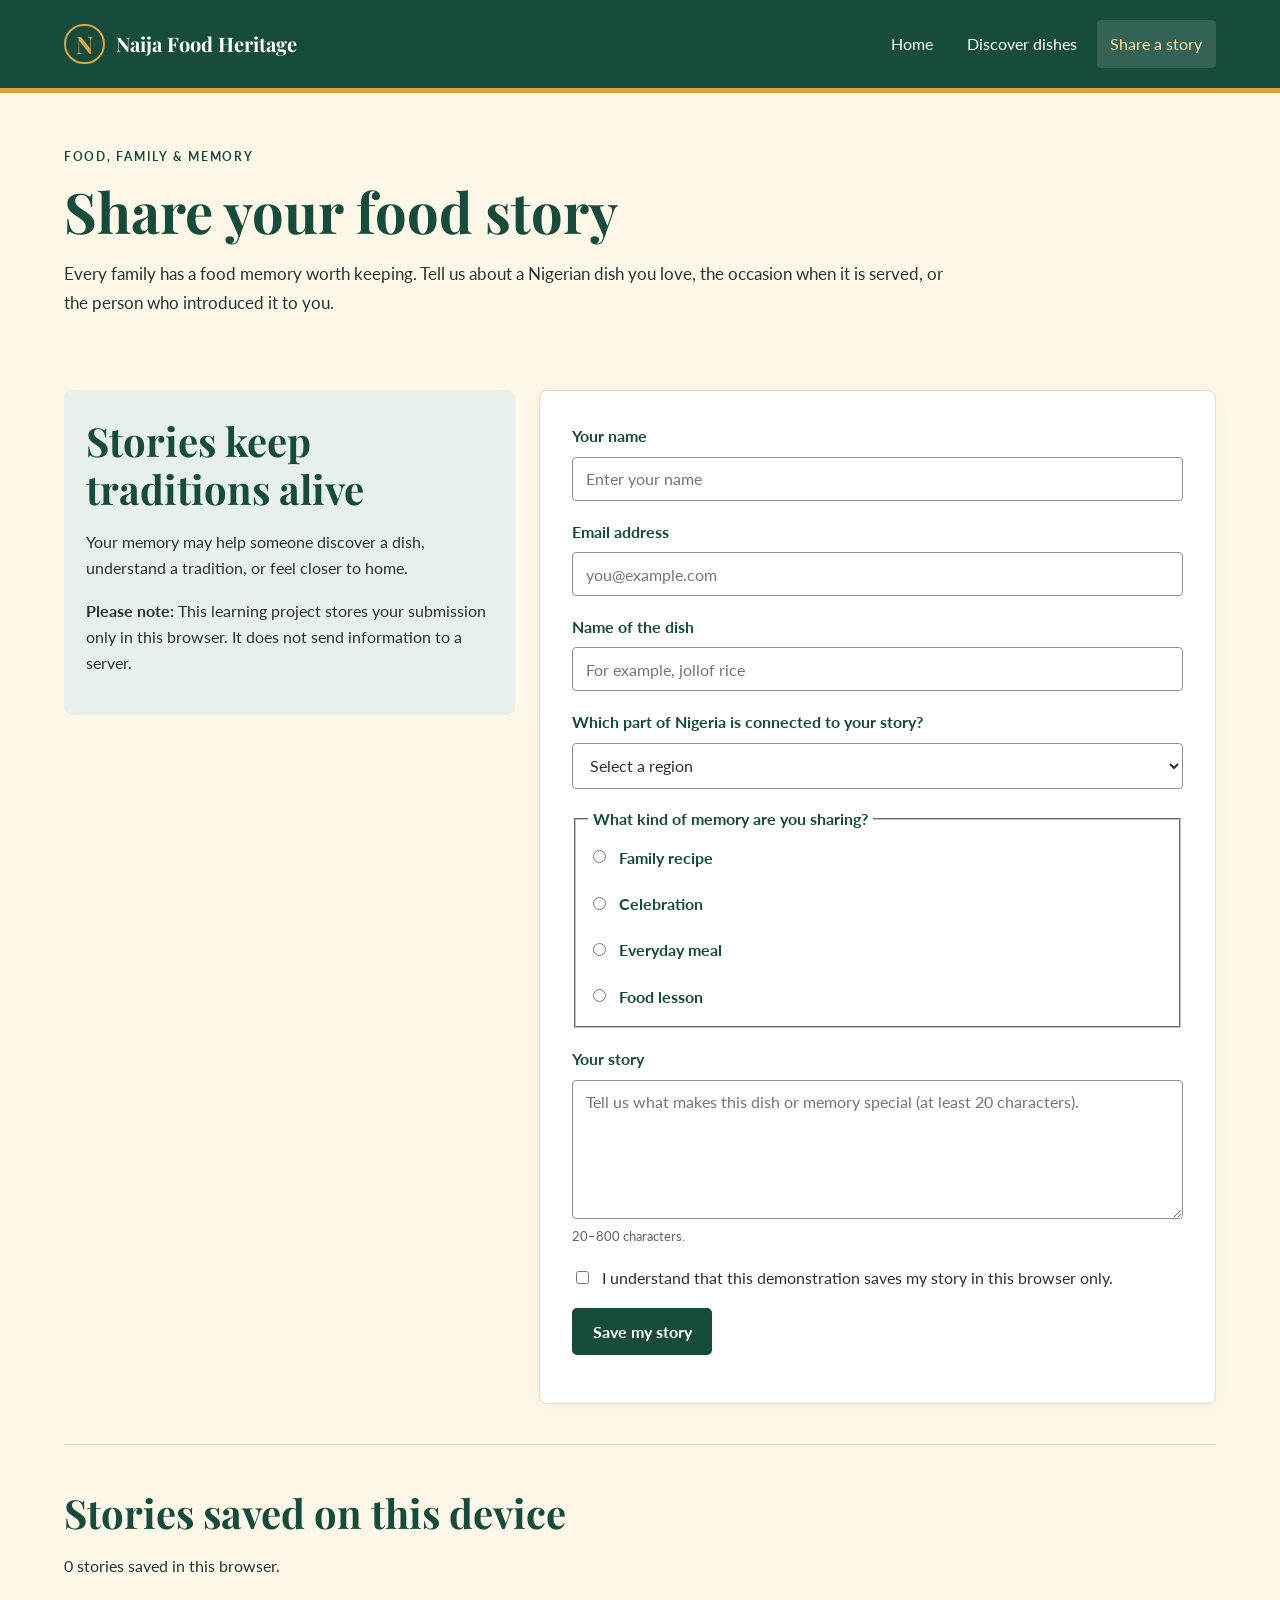
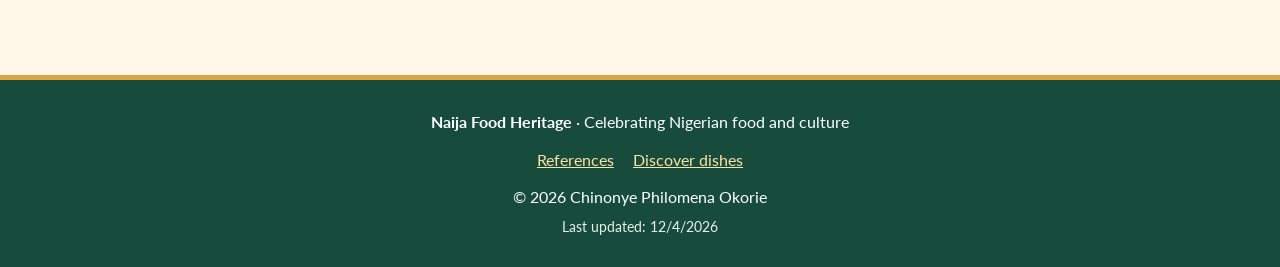
<file: project/stories.html>
<!DOCTYPE html>
<html lang="en"><head><meta charset="UTF-8"><meta name="viewport" content="width=device-width, initial-scale=1.0"><meta name="description" content="Share a favourite Nigerian dish, a family recipe memory, or a food tradition with Naija Food Heritage."><meta name="author" content="Chinonye Philomena Okorie"><title>Share a Food Story | Naija Food Heritage</title><link rel="preconnect" href="https://fonts.googleapis.com"><link rel="preconnect" href="https://fonts.gstatic.com" crossorigin><link href="https://fonts.googleapis.com/css2?family=Lato:wght@400;700&family=Playfair+Display:wght@600;700&display=swap" rel="stylesheet"><link rel="stylesheet" href="styles/project.css"><script src="scripts/project.js" defer></script></head>
<body><a class="skip-link" href="#main">Skip to content</a><header class="site-header"><div class="header-inner"><a class="brand" href="index.html"><span class="brand-mark" aria-hidden="true">N</span>Naija Food Heritage</a><button class="menu-toggle" type="button" aria-expanded="false" aria-controls="primary-nav">Menu</button><nav id="primary-nav" class="primary-nav" aria-label="Main navigation"><a href="index.html">Home</a><a href="dishes.html">Discover dishes</a><a class="active" href="stories.html">Share a story</a></nav></div></header>
<main id="main"><section class="page-intro"><p class="eyebrow">FOOD, FAMILY & MEMORY</p><h1>Share your food story</h1><p>Every family has a food memory worth keeping. Tell us about a Nigerian dish you love, the occasion when it is served, or the person who introduced it to you.</p></section>
<section class="form-layout section-block"><div class="form-aside"><h2>Stories keep traditions alive</h2><p>Your memory may help someone discover a dish, understand a tradition, or feel closer to home.</p><p><strong>Please note:</strong> This learning project stores your submission only in this browser. It does not send information to a server.</p></div><form id="story-form" class="story-form"><div class="form-field"><label for="visitor-name">Your name</label><input id="visitor-name" name="visitorName" type="text" autocomplete="name" required maxlength="60" placeholder="Enter your name"></div><div class="form-field"><label for="visitor-email">Email address</label><input id="visitor-email" name="visitorEmail" type="email" autocomplete="email" required placeholder="you@example.com"></div><div class="form-field"><label for="dish-name">Name of the dish</label><input id="dish-name" name="dishName" type="text" required maxlength="80" placeholder="For example, jollof rice"></div><div class="form-field"><label for="food-region">Which part of Nigeria is connected to your story?</label><select id="food-region" name="region" required><option value="">Select a region</option><option>North Central</option><option>North East</option><option>North West</option><option>South East</option><option>South South</option><option>South West</option><option>More than one region / Not sure</option></select></div><fieldset class="form-field"><legend>What kind of memory are you sharing?</legend><label class="choice"><input type="radio" name="storyType" value="Family recipe" required> Family recipe</label><label class="choice"><input type="radio" name="storyType" value="Celebration"> Celebration</label><label class="choice"><input type="radio" name="storyType" value="Everyday meal"> Everyday meal</label><label class="choice"><input type="radio" name="storyType" value="Food lesson"> Food lesson</label></fieldset><div class="form-field"><label for="story-text">Your story</label><textarea id="story-text" name="storyText" rows="6" minlength="20" maxlength="800" required placeholder="Tell us what makes this dish or memory special (at least 20 characters)."></textarea><small>20–800 characters.</small></div><label class="choice consent"><input type="checkbox" id="consent" name="consent" required> I understand that this demonstration saves my story in this browser only.</label><button class="button" type="submit">Save my story</button><p id="form-feedback" class="form-feedback" role="status" aria-live="polite"></p></form></section><section class="section-block saved-stories"><h2>Stories saved on this device</h2><p id="saved-story-count">No stories saved yet.</p><div id="saved-story-list"></div></section></main>
<footer class="site-footer"><div class="footer-inner"><p><strong>Naija Food Heritage</strong> · Celebrating Nigerian food and culture</p><nav aria-label="Footer navigation"><a href="references.html">References</a><a href="dishes.html">Discover dishes</a></nav><p>© <span id="current-year"></span> Chinonye Philomena Okorie</p><p class="modified">Last updated: <span id="last-modified"></span></p></div></footer></body></html>
</file>
<file: styles/base.css>
/* Shared colours and type keep the two cards and navigation consistent. */
:root {
    --green: #14533f;
    --dark-green: #142f29;
    --paper: #ffffff;
    --background: #f6f4ef;
    --ink: #202d28;
    --gold: #f2d38b;
    --muted: #526158;
}

* {
  box-sizing: border-box;
}

body {
  margin: 0;
  min-height: 100vh;
  display: grid;
  grid-template-rows: auto 1fr auto;
  background-color: var(--background);
  color: var(--ink);
  font-family: "Lato", Arial, sans-serif;
  font-size: 1rem;
  line-height: 1.65;
}

/* Visible only when reached with the keyboard. */
.skip-link {
  position: absolute;
  top: -5rem;
  left: 1rem;
  z-index: 10;
  padding: 0.75rem 1rem;
  background-color: var(--paper);
  color: var(--dark-green);
  font-weight: 700;
}

.skip-link:focus {
  top: 0.5rem;
}

header {
  background-color: var(--green);
  color: var(--paper);
}

#course-title {
  display: block;
  padding: 1.25rem 1rem;
  text-align: center;
  font-size: 1.4rem;
  font-weight: 700;
  line-height: 1.4;
}

nav {
  display: flex;
  flex-wrap: wrap;
  background-color: var(--dark-green);
}

nav a {
  flex: 1 1 auto;
  display: block;
  padding: 0.8rem 1rem;
  color: var(--paper);
  text-align: center;
  text-decoration: none;
  font-weight: 700;
}

nav a:hover,
nav a:focus-visible {
  background-color: var(--gold);
  color: var(--dark-green);
  text-decoration: underline;
  text-underline-offset: 0.25em;
}

/* Main uses CSS Grid: two columns on wider screens, one on phones. */
main {
  display: grid;
  grid-template-columns: minmax(0, 2fr) minmax(15rem, 1fr);
  gap: 1.25rem;
  align-content: start;
  width: 100%;
  max-width: 1120px;
  margin: 0 auto;
  padding: 1.75rem 1rem 2rem;
}

h1 {
  grid-column: 1 / -1;
  margin: 0 0 0.4rem;
  color: var(--dark-green);
  font-size: clamp(1.6rem, 4vw, 2.25rem);
  line-height: 1.3;
  text-align: center;
}

.card {
  min-width: 0;
  overflow: hidden;
  border: 1px solid var(--border);
  border-radius: 0.5rem;
  background-color: var(--paper);
}

.card h2 {
  margin: 0;
  padding: 0.65rem 1rem;
  background-color: var(--green);
  color: var(--paper);
  font-size: 1.15rem;
  text-align: center;
}

.card-content {
  padding: 1.25rem;
}

p {
  margin: 0;
}

.introduction {
  display: flex;
  align-items: flex-start;
  gap: 1.25rem;
}

.introduction > p {
  flex: 1;
}

figure {
  margin: 0;
}

img {
  display: block;
  max-width: 100%;
  height: auto;
}

.profile {
  flex: 0 0 144px;
  width: 144px;
}

.profile img {
  border-radius: 0.3rem;
}

figcaption {
  margin-top: 0.5rem;
  color: var(--muted);
  font-size: 0.8rem;
  font-style: italic;
  text-align: center;
}

.location-heading {
  margin: 1.5rem 0 1rem;
  padding-bottom: 0.4rem;
  border-bottom: 1px solid var(--border);
  font-size: 1.1rem;
  text-align: center;
}

.country {
  display: grid;
  grid-template-columns: 160px minmax(0, 1fr);
  gap: 1.25rem;
  align-items: start;
}

.flag {
  padding-top: 0.35rem;
}

.flag img {
  border: 1px solid var(--border);
}

.resources .card-content {
  padding-top: 1.5rem;
}

.resources ul {
  margin: 1.25rem 0 0;
  padding-left: 1.4rem;
}

.resources li + li {
  margin-top: 0.65rem;
}

.resources a,
.project-card a {
  color: var(--green);
  text-underline-offset: 0.2em;
}

.resources a {
  display: inline-block;
  padding: 0.15rem 0;
}

.resources a:hover,
.project-card a:hover {
  color: var(--dark-green);
  text-decoration-thickness: 2px;
}

a:focus-visible {
  outline: 3px solid #9b5100;
  outline-offset: 3px;
}

nav a:focus-visible {
  outline-color: var(--paper);
  outline-offset: -4px;
}

footer {
  padding: 1.1rem 1rem;
  background-color: var(--green);
  color: var(--paper);
  text-align: center;
}

#lastModified {
  margin-top: 0.2rem;
  color: var(--gold);
  font-size: 0.9rem;
}

/* The Final Project link has a real destination while its content is pending. */
.project-card {
  grid-column: 1 / -1;
  padding: 2rem;
  border: 1px solid var(--border);
  border-radius: 0.5rem;
  background-color: var(--paper);
}

.project-card h2 {
  margin-top: 0;
}

.project-card p + p {
  margin-top: 1rem;
}

@media (max-width: 760px) {
  main {
    grid-template-columns: minmax(0, 1fr);
  }

  nav a {
    flex-basis: 50%;
  }
}

@media (max-width: 460px) {
  #course-title {
    font-size: 1.15rem;
  }

  .card-content {
    padding: 1rem;
  }

  .introduction {
    flex-direction: column;
  }

  .profile {
    flex-basis: auto;
    align-self: center;
  }

  .country {
    grid-template-columns: minmax(0, 1fr);
  }

  .flag {
    width: 160px;
    margin: 0 auto;
  }
}
</file>
<file: styles/form.css>
:root {
  --primary-color: #1b365d;
  --accent-color: #2b6cb0;
  --bg-color: #f7fafc;
  --surface-color: #ffffff;
  --text-color: #1a202c;
  --border-color: #cbd5e0;
  --navy: #17324d;
  --navy-deep: #102a43;
  --teal: #006b5b;
  --teal-dark: #005346;
  --muted: #46535f;
  --ink: #202a34;
  --paper: #f7fafc;
  --white: #ffffff;
  --line: #b8c5c2;
  --soft: #edf3f2;
  --gold: #8a5a00;
}

* { box-sizing: border-box; }
body { margin: 0; background: var(--paper); color: var(--ink); font-family: var(--body); line-height: 1.6; }
.site-header { padding: 1rem max(1rem, calc((100% - 48rem) / 2)); background: var(--navy); color: var(--white); border-bottom: 5px solid var(--gold); }
.brand { color: var(--white); font-family: var(--heading); font-size: 1.45rem; font-weight: 700; text-decoration: none; }
.site-header p { margin: .15rem 0 0; color: #ffffff; font-size: .9rem; }
main { width: min(100% - 1.5rem, 43rem); margin: 2rem auto; }
.form-card, .confirmation-card { padding: clamp(1.2rem, 4vw, 2.5rem); background: var(--white); border: 1px solid var(--line); border-radius: .8rem; box-shadow: 0 10px 28px rgb(23 50 77 / 8%); }
.intro { margin-bottom: 1.5rem; }
.eyebrow { margin: 0 0 .35rem; color: var(--teal-dark); font-size: .75rem; font-weight: 700; letter-spacing: .14em; }
h1 { margin: 0; color: var(--navy); font-family: var(--heading); font-size: clamp(2rem, 7vw, 2.8rem); line-height: 1.2; }
.intro > p:not(.eyebrow):not(.required-note) { margin: .55rem 0; color: var(--muted); }
.required-note { margin: .9rem 0 0; color: var(--muted); font-size: .85rem; }
.required, .required-note span { color: #B42318; font-weight: 700; }
.optional { color: var(--muted); font-size: .82rem; font-weight: 400; }
form { display: grid; gap: 1.25rem; }
.form-field { min-width: 0; margin: 0; padding: 0; border: 0; }
.form-field > label, legend { display: block; margin-bottom: .45rem; color: var(--navy-deep); font-weight: 700; }
legend { padding: 0; }
input[type="text"], input[type="date"], select, textarea { width: 100%; min-height: 3rem; padding: .7rem .8rem; border: 1px solid #667d78; border-radius: .35rem; background: var(--white); color: var(--ink); font: inherit; }
textarea { min-height: 8rem; resize: vertical; }
input:focus-visible, select:focus-visible, textarea:focus-visible, .submit-button:focus-visible, a:focus-visible { outline: 3px solid var(--gold); outline-offset: 2px; }
.rating-options { display: grid; grid-template-columns: repeat(5, 1fr); gap: .35rem; padding: .55rem; background: var(--soft); border-radius: .5rem; }
.rating-choice { display: flex; min-width: 0; flex-direction: column; align-items: center; gap: .15rem; padding: .45rem .1rem; border-radius: .35rem; cursor: pointer; }
.rating-choice input { width: 1.1rem; height: 1.1rem; accent-color: var(--teal); }
.stars { min-height: 1.5rem; color: #805000; font-size: clamp(.85rem, 3.5vw, 1.2rem); letter-spacing: -.08em; }
.rating-number { color: var(--muted); font-size: .75rem; }
.checkbox-list { display: grid; gap: .65rem; padding: .75rem; background: #edf3f2; border: 1px solid var(--line); border-radius: .4rem; }
.checkbox-list label { display: flex; align-items: center; gap: .65rem; cursor: pointer; }
input[type="checkbox"] { width: 1.1rem; height: 1.1rem; accent-color: var(--teal); }
.submit-button { display: block; width: 100%; min-height: 3.2rem; padding: .8rem 1.2rem; border: 0; border-radius: .4rem; background: var(--teal); color: var(--white); font: inherit; font-weight: 700; text-align: center; text-decoration: none; cursor: pointer; }
.submit-button:hover { background: var(--teal-dark); }
.site-footer { margin-top: 2.5rem; padding: 1.3rem 1rem; background: var(--navy-deep); color: #E0EAEF; text-align: center; font-size: .82rem; }
.site-footer p { margin: .2rem 0; }
.confirmation-card { text-align: center; }
.success-icon { display: grid; width: 3.5rem; height: 3.5rem; place-items: center; margin: 0 auto 1rem; border-radius: 50%; background: var(--soft); color: var(--teal-dark); font-size: 2rem; font-weight: 700; }
.confirmation-message { max-width: 34rem; margin: .8rem auto 1.5rem; color: var(--muted); }
.review-summary { margin: 1rem 0; padding: 1rem; border-radius: .5rem; background: #F7FAF9; text-align: left; }
.review-summary p { margin: .3rem 0; overflow-wrap: anywhere; }
.counter-label { margin: 1.5rem 0 .1rem; color: var(--muted); font-size: .9rem; }
.review-count { margin: 0 0 1.2rem; color: var(--navy); font-family: var(--heading); font-size: 3rem; font-weight: 700; }
.return-link { margin-top: .5rem; }

@media (min-width: 38rem) {
  main { margin: 3rem auto; }
  .checkbox-list { grid-template-columns: 1fr 1fr; }
  .rating-options { gap: .7rem; }
}
</file>
<file: styles/temples.css>
/* Mobile-first styles for the Temple Album */
:root {
    --green: #14533f;
    --dark-green: #142f29;
    --paper: #ffffff;
    --background: #f6f4ef;
    --ink: #202d28;
    --gold: #f2d38b;
    --muted: #526158;
    --shadow: 0 3px 12px rgba(20, 47, 41, 0.12);
}

* {
    box-sizing: border-box;
}

body {
    margin: 0;
    background: var(--background);
    color: var(--ink);
    font-family: "Lato", sans-serif;
    line-height: 1.6;
}

header {
    background: var(--green);
    color: var(--paper);
}

.header-inner {
    max-width: 1200px;
    margin: 0 auto;
    padding: 1rem;
    display: flex;
    flex-wrap: wrap;
    align-items: center;
    justify-content: space-between;
    gap: 0.75rem;
}

.site-title {
    color: var(--paper);
    font-family: "Playfair Display", serif;
    font-size: 1.55rem;
    font-weight: 700;
    text-decoration: none;
}

.menu-button {
    border: 2px solid var(--paper);
    border-radius: 0.35rem;
    background: transparent;
    color: var(--paper);
    cursor: pointer;
    font-size: 1.6rem;
    line-height: 1;
    padding: 0.35rem 0.65rem;
}

.menu-button:hover,
.menu-button:focus-visible {
    background: var(--gold);
    color: var(--dark-green);
}

nav {
    display: flex;
    flex-basis: 100%;
}

.navigation {
    display: none;
    flex-direction: column;
    gap: 0.25rem;
    list-style: none;
    margin: 0;
    padding: 0;
}

.navigation.open {
    display: flex;
}

.navigation a {
    display: block;
    color: white;
    text-decoration: none;
    padding: 0.75rem 1rem;
    font-weight: 700;
}

.navigation a:hover,
.navigation a:focus-visible {
    color: #142f29;
    background-color: #f2d38b;
}

main {
    max-width: 1200px;
    margin: 0 auto;
    padding: 1.25rem 1rem 2rem;
}

h1 {
    color: var(--dark-green);
    font-family: "Playfair Display", serif;
    font-size: 2rem;
    margin: 0 0 1.25rem;
    text-align: center;
}

.temple-grid {
    display: grid;
    grid-template-columns: 1fr;
    gap: 1.25rem;
}

figure {
    margin: 0;
    overflow: hidden;
    border-radius: 0.5rem;
    background: var(--paper);
    box-shadow: var(--shadow);
}

figure img {
    display: block;
    width: 100%;
    height: auto;
    aspect-ratio: 8 / 5;
    object-fit: cover;
}

figcaption {
    color: var(--dark-green);
    font-weight: 700;
    padding: 0.85rem 1rem;
    text-align: center;
}

footer {
    background: var(--dark-green);
    color: var(--paper);
    padding: 1rem;
    text-align: center;
}

footer p {
    margin: 0.25rem 0;
}

#lastModified {
    color: var(--gold);
}
</file>
<file: styles/temples-large.css>
/* Larger-screen layout */
@media only screen and (min-width: 40rem) {
    .header-inner {
        flex-wrap: nowrap;
        padding: 1rem 1.5rem;
    }

    .menu-button {
        display: none;
    }

    nav {
        flex-basis: auto;
    }

    .navigation {
        display: flex;
        flex-direction: row;
        align-items: center;
        justify-content: flex-end;
        gap: 0.35rem;
    }

    .navigation a {
        padding: 0.55rem 0.8rem;
    }

    main {
        padding: 2rem 1.5rem 3rem;
    }

    h1 {
        font-size: 2.4rem;
        margin-bottom: 1.75rem;
    }

    .temple-grid {
        grid-template-columns: repeat(2, minmax(0, 1fr));
        gap: 1.5rem;
    }
}

@media only screen and (min-width: 60rem) {
    .temple-grid {
        grid-template-columns: repeat(3, minmax(0, 1fr));
    }
}

@media screen and (min-width: 768px) {
    .menu-button {
        display: none;
    }

    .navigation {
        flex-direction: row;
        justify-content: flex-end;
    }

    .temple-grid {
        grid-template-columns: repeat(3, 1fr);
    }
}
</file>
<file: project/styles/project.css>
:root{--forest:#174C3C;--gold:#D9A441;--cream:#FFF8E8;--charcoal:#26332E;--white:#fff;--soft-green:#E8F0EB;--line:#E5DCC8;--heading:"Playfair Display",Georgia,serif;--body:"Lato",Arial,sans-serif}*{box-sizing:border-box}html{scroll-behavior:smooth}body{margin:0;background:var(--cream);color:var(--charcoal);font:1rem/1.65 var(--body)}img{display:block;max-width:100%}a{color:var(--forest)}a:focus-visible,button:focus-visible,input:focus-visible,select:focus-visible,textarea:focus-visible{outline:3px solid var(--gold);outline-offset:3px}.skip-link{position:absolute;left:-999px;top:1rem;background:white;padding:.7rem;z-index:10}.skip-link:focus{left:1rem}.site-header{background:var(--forest);color:white;border-bottom:5px solid var(--gold)}.header-inner{width:min(100% - 2rem,72rem);margin:auto;min-height:5.5rem;display:flex;align-items:center;justify-content:space-between;gap:1rem}.brand{display:flex;align-items:center;gap:.7rem;color:white;font:700 1.25rem var(--heading);text-decoration:none}.brand-mark{display:grid;place-items:center;width:2.55rem;height:2.55rem;border:2px solid var(--gold);border-radius:50%;color:var(--gold);font-size:1.5rem}.primary-nav{display:flex;gap:.4rem}.primary-nav a{color:white;text-decoration:none;padding:.65rem .85rem;border-radius:.25rem}.primary-nav a:hover,.primary-nav a.active{background:#ffffff20;color:#FFE3A2}.menu-toggle{display:none;background:transparent;color:white;border:1px solid var(--gold);padding:.5rem .8rem;border-radius:.25rem}main{width:min(100% - 2rem,72rem);margin:auto}.hero{display:grid;gap:1.5rem;align-items:center;padding:2.5rem 0 1.5rem}.hero-copy{padding:1rem 0}.eyebrow{color:var(--forest);font-size:.78rem;font-weight:700;letter-spacing:.14em}.hero h1,.page-intro h1{font:700 clamp(2.35rem,6vw,4.3rem)/1.12 var(--heading);color:var(--forest);margin:.35rem 0 1rem}.hero-copy>p:not(.eyebrow){font-size:1.08rem;max-width:42rem}.hero-image{width:100%;height:19rem;object-fit:cover;border-radius:.65rem;box-shadow:0 12px 28px #26332e20}.button{display:inline-block;background:var(--forest);color:white;border:2px solid var(--forest);border-radius:.3rem;padding:.75rem 1.15rem;font:700 1rem var(--body);text-decoration:none;cursor:pointer}.button:hover{background:#0e382c}.button-light{background:var(--cream);border-color:var(--cream);color:var(--forest)}.button-light:hover{background:#f1dfb8}.section-block{padding:2.5rem 0}.section-heading{max-width:48rem;margin-bottom:1.5rem}.section-heading h2,.story-band h2,.form-aside h2,.saved-stories h2,.references-content h2{font:700 clamp(1.7rem,4vw,2.5rem)/1.2 var(--heading);color:var(--forest);margin:.25rem 0 .75rem}.feature-grid,.info-grid{display:grid;gap:1.1rem}.feature-card{background:white;border:1px solid var(--line);border-radius:.55rem;overflow:hidden;box-shadow:0 3px 12px #26332e0c}.feature-card img{width:100%;height:12rem;object-fit:cover}.feature-card div{padding:1rem 1.1rem}.feature-card h3,.info-grid h3,.dish-card h2{font:700 1.35rem var(--heading);color:var(--forest);margin:.1rem 0 .4rem}.feature-card p,.info-grid p{margin:.25rem 0}.story-band{display:flex;flex-direction:column;gap:1rem;align-items:flex-start;background:var(--forest);color:white;padding:2rem;border-radius:.6rem;margin:1rem 0}.story-band .eyebrow{color:#F7D991}.story-band h2{color:white}.story-band p{max-width:48rem;margin:.4rem 0}.info-grid article{background:var(--soft-green);padding:1.2rem;border-radius:.45rem}.info-icon{font-size:1.8rem}.page-intro{padding:2.6rem 0 1rem;max-width:55rem}.page-intro h1{font-size:clamp(2.2rem,5vw,3.5rem)}.page-intro>p:last-child{font-size:1.08rem}.collection-section{padding-top:1rem}.filter-panel{display:grid;grid-template-columns:1fr;gap:.45rem;background:white;padding:1rem;border:1px solid var(--line);border-radius:.45rem;margin-bottom:1.3rem}.filter-panel label,.form-field>label,.form-field legend{font-weight:700;color:var(--forest)}input,select,textarea{width:100%;padding:.72rem .8rem;border:1px solid #89968f;border-radius:.25rem;background:white;color:var(--charcoal);font:1rem var(--body)}.result-count{margin:.2rem 0;color:#526158;font-size:.9rem}.dish-grid{display:grid;grid-template-columns:1fr;gap:1rem}.dish-card{background:white;border:1px solid var(--line);border-radius:.55rem;overflow:hidden;display:flex;flex-direction:column}.dish-card img{width:100%;height:13rem;object-fit:cover}.dish-content{padding:1rem;display:flex;flex-direction:column;flex:1}.dish-category{font-size:.75rem;font-weight:700;letter-spacing:.1em;color:#68766d;text-transform:uppercase}.dish-card h2{margin:.2rem 0 .45rem}.dish-card p{margin:.3rem 0}.dish-meta{font-size:.92rem}.dish-actions{margin-top:auto;padding-top:.8rem}.save-button{background:var(--soft-green);border:1px solid var(--forest);border-radius:.25rem;padding:.55rem .8rem;color:var(--forest);font-weight:700;cursor:pointer}.save-button[aria-pressed=true]{background:var(--forest);color:white}.empty-message{padding:1rem;background:white;border-radius:.4rem}.form-layout{display:grid;gap:1.5rem;align-items:start}.form-aside{background:var(--soft-green);padding:1.4rem;border-radius:.5rem}.story-form{background:white;padding:clamp(1rem,3vw,2rem);border:1px solid var(--line);border-radius:.5rem;box-shadow:0 3px 14px #26332e0d}.form-field{display:grid;gap:.45rem;margin-bottom:1.1rem}.form-field small{color:#59675f}.form-field fieldset{border:1px solid var(--line);padding:1rem}.form-field legend{padding:0 .3rem}.choice{display:flex;align-items:flex-start;gap:.6rem;margin:.4rem 0}.choice input{width:auto;margin-top:.35rem;accent-color:var(--forest)}.consent{margin:1rem 0}.form-feedback{font-weight:700;color:var(--forest)}.form-feedback.error{color:#9b2c22}.saved-stories{border-top:1px solid var(--line)}.saved-story{background:white;padding:1rem;border-left:4px solid var(--gold);margin:.7rem 0;border-radius:.25rem}.saved-story h3{margin:.1rem 0;color:var(--forest);font-family:var(--heading)}.reference-list li{margin:.75rem 0}.references-content{max-width:65rem}.site-footer{margin-top:2.5rem;background:var(--forest);border-top:5px solid var(--gold);color:white;padding:1.5rem 1rem;text-align:center}.footer-inner{width:min(100%,72rem);margin:auto}.footer-inner p{margin:.3rem auto}.footer-inner nav{display:flex;justify-content:center;gap:1.2rem;margin:.7rem}.footer-inner a{color:#FFE3A2}.modified{font-size:.88rem;color:#E8F0EB}@media(min-width:42rem){.hero{grid-template-columns:1.05fr .95fr;gap:2.5rem;padding:3.5rem 0 2.5rem}.hero-image{height:27rem}.feature-grid{grid-template-columns:repeat(3,1fr)}.info-grid{grid-template-columns:repeat(3,1fr)}.story-band{flex-direction:row;justify-content:space-between;align-items:center}.filter-panel{grid-template-columns:minmax(10rem,1fr) minmax(12rem,1.5fr) minmax(10rem,1fr) minmax(12rem,1.5fr);align-items:center}.result-count{grid-column:1/-1}.dish-grid{grid-template-columns:repeat(2,1fr)}.form-layout{grid-template-columns:.8fr 1.2fr}}@media(min-width:62rem){.dish-grid{grid-template-columns:repeat(3,1fr)}}@media(max-width:41.99rem){.header-inner{min-height:4.8rem;flex-wrap:wrap;padding:.65rem 0}.menu-toggle{display:block}.primary-nav{display:none;flex-basis:100%;flex-direction:column;padding:.3rem 0 .6rem}.primary-nav.open{display:flex}.primary-nav a{padding:.7rem}.hero{padding-top:1.5rem}.hero-image{height:15rem}.story-band{padding:1.4rem}}@media (prefers-reduced-motion: reduce) {
  html { scroll-behavior: auto; }
  *, *::before, *::after {
    animation-duration: 0.01ms;
    animation-iteration-count: 1;
    transition-duration: 0.01ms;
  }
}
</file>
<file: project/styles/siteplan.css>
:root {
  --forest: #174C3C;
  --gold: #D9A441;
  --cream: #FFF8E8;
  --charcoal: #26332E;
  --white: #FFFFFF;
  --soft-green: #E8F0EB;
  --heading-font: "Playfair Display", Georgia, serif;
  --body-font: "Lato", Arial, sans-serif;
}

* { box-sizing: border-box; }

body {
  margin: 0;
  background: var(--cream);
  color: var(--charcoal);
  font-family: var(--body-font);
  font-size: 1rem;
  line-height: 1.65;
}

.site-header {
  background: var(--forest);
  color: var(--white);
  padding: 1rem max(1rem, calc((100% - 68rem) / 2));
  border-bottom: 5px solid var(--gold);
}

.brand {
  display: inline-flex;
  align-items: center;
  gap: .7rem;
  color: var(--white);
  font-family: var(--heading-font);
  font-size: 1.35rem;
  font-weight: 700;
  text-decoration: none;
}

.brand-mark, .name-logo {
  display: inline-grid;
  place-items: center;
  width: 2.5rem;
  height: 2.5rem;
  border: 2px solid var(--gold);
  border-radius: 50%;
  color: var(--gold);
  font-family: var(--heading-font);
  font-size: 1.4rem;
  font-weight: 700;
}

.tagline { margin: .35rem 0 0 3.2rem; color: #F8E8C5; }

main { width: min(100% - 2rem, 68rem); margin: 0 auto; }

.intro { padding: 2.5rem 0 1.5rem; }
.eyebrow { color: var(--forest); font-weight: 700; letter-spacing: .12em; }
h1, h2, h3 { color: var(--forest); font-family: var(--heading-font); line-height: 1.25; }
h1 { margin: .25rem 0 .75rem; font-size: clamp(2rem, 5vw, 3.2rem); }
h2 { margin-top: 0; font-size: 1.7rem; border-bottom: 2px solid var(--gold); padding-bottom: .55rem; }
h3 { font-size: 1.25rem; }
p, li { max-width: 75ch; }

.plan-section {
  margin: 1.25rem 0;
  padding: clamp(1.1rem, 3vw, 2rem);
  background: var(--white);
  border: 1px solid #E6DDC8;
  border-left: 5px solid var(--forest);
  border-radius: .5rem;
  box-shadow: 0 2px 8px rgb(38 51 46 / 6%);
}

.name-display { display: flex; align-items: center; gap: 1rem; padding: .5rem 0; }
.name-logo { flex: 0 0 3.5rem; width: 3.5rem; height: 3.5rem; background: var(--forest); font-size: 2rem; }
.name-display h3 { margin: 0; font-size: 1.5rem; }
.domain { margin: .25rem 0; }

.color-list { display: grid; grid-template-columns: 1fr; gap: 1rem; }
.color-item { display: flex; align-items: center; gap: .9rem; }
.color-item p { margin: .15rem 0; }
.swatch { flex: 0 0 3.5rem; height: 3.5rem; border: 1px solid #777; border-radius: .35rem; }
.forest { background: #174C3C; }
.golden { background: #D9A441; }
.cream { background: #FFF8E8; }
.charcoal { background: #26332E; }

.type-sample { padding: .8rem 1rem; margin: 1rem 0; background: var(--soft-green); border-radius: .35rem; }
.type-sample h3 { margin: 0; }
.heading-font { font-family: var(--heading-font); }
.body-font { font-family: var(--body-font); font-size: 1.35rem; font-weight: 700; color: var(--forest); }
.sample-body { margin: 0; }

.wireframe {
  margin: .75rem auto 1.5rem;
  padding: .65rem;
  border: 2px dashed var(--forest);
  background: #F7F3E9;
  color: var(--charcoal);
  text-align: center;
  font-size: .8rem;
}
.mobile-wireframe { max-width: 21rem; }
.wf-header, .wf-footer, .wf-cta, .wf-section-title, .wf-hero, .wf-card {
  margin: .45rem 0;
  padding: .8rem;
  border: 1px solid var(--forest);
  border-radius: .25rem;
}
.wf-header, .wf-footer { background: var(--forest); color: var(--white); }
.wf-header { display: flex; justify-content: space-between; gap: .4rem; }
.wf-hero { display: grid; gap: .5rem; min-height: 8rem; align-content: center; background: #E6D6B7; }
.wf-hero small, .wf-card small { display: block; }
.wf-section-title { background: var(--soft-green); color: var(--forest); font-weight: 700; }
.wf-card { min-height: 5rem; background: var(--white); border-style: dashed; }
.wf-cta { background: #F4E2B9; font-weight: 700; }
.wireframe-note { font-size: .95rem; }

.site-footer {
  margin-top: 2rem;
  padding: 1.5rem 1rem;
  background: var(--forest);
  border-top: 5px solid var(--gold);
  color: var(--white);
  text-align: center;
}
.site-footer p { margin: .2rem auto; }

a:focus-visible { outline: 3px solid var(--gold); outline-offset: 3px; }

@media (min-width: 42rem) {
  .color-list { grid-template-columns: 1fr 1fr; }
  .desktop-wireframe { max-width: 100%; padding: 1rem; }
  .desktop-hero { grid-template-columns: 1fr 1fr; align-items: center; min-height: 10rem; }
  .wf-card-row { display: grid; grid-template-columns: repeat(3, 1fr); gap: .5rem; }
  .wf-card-row .wf-card { min-height: 7rem; }
}
</file>
